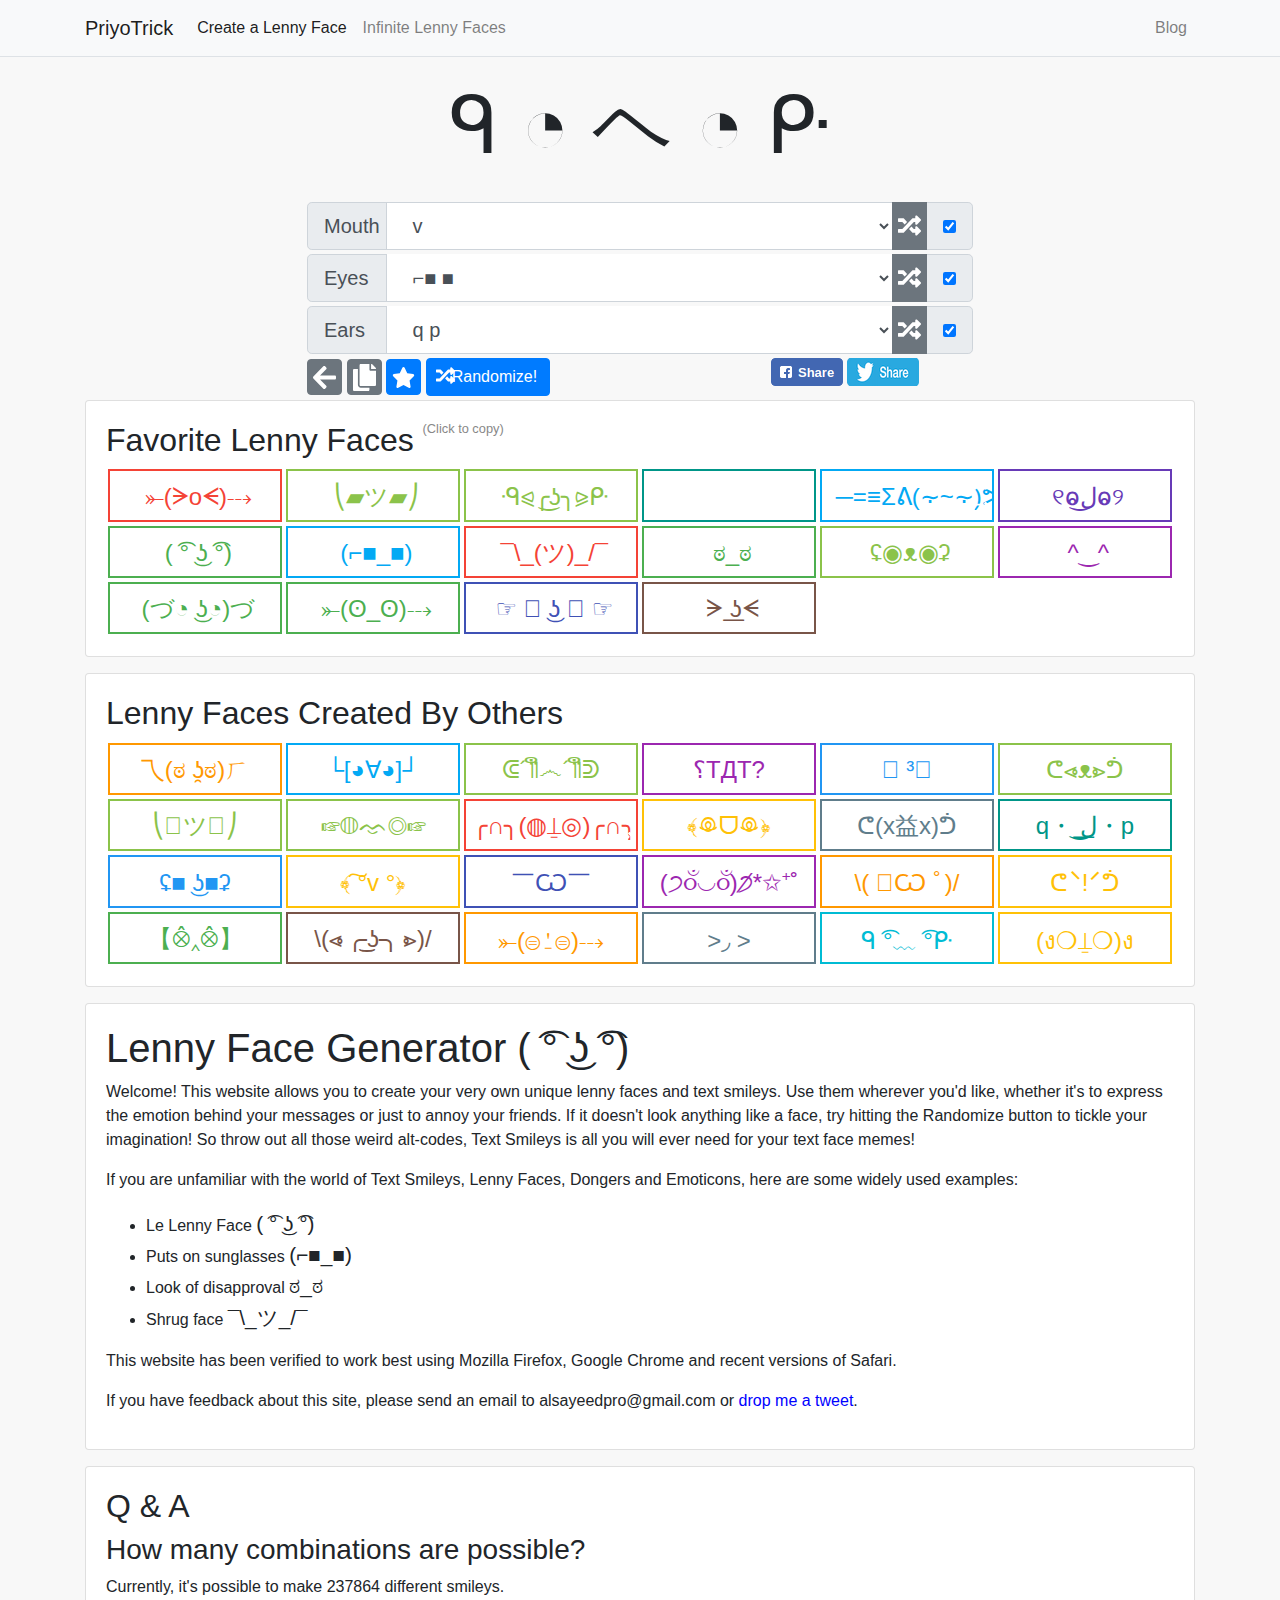
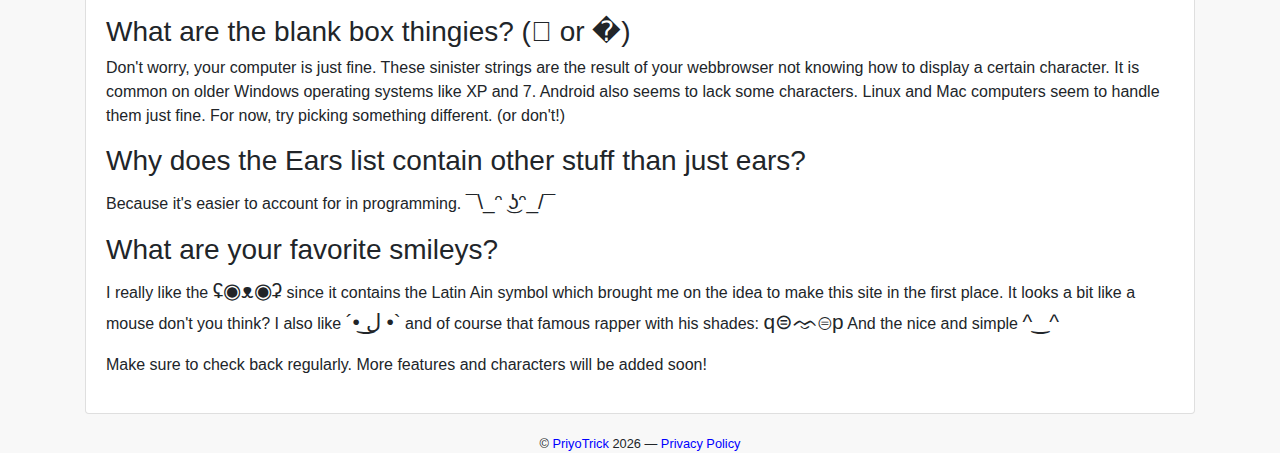
<file: index.html>
<html lang="en">
<head>
	<meta http-equiv="content-type" content="text/html;charset=utf-8">
	<meta name="viewport" content="width=device-width, initial-scale=1, shrink-to-fit=no">
	<title>Lenny Face Generator | ᑫ◔ヘ◔ᑷ | All Text Faces Copy and Paste</title>
	<meta name="description" content="Create your own custom lenny faces using le lenny face generator online. You are allowed to pick text faces copy and paste.">
	<link rel="shortcut icon" type="image/x-icon" href="/favicon.ico">
	<link rel="stylesheet" type="text/css" href="css/app.css">
	<script async src="https://pagead2.googlesyndication.com/pagead/js/adsbygoogle.js?client=ca-pub-9218632950536948" crossorigin="anonymous"></script>
</head>
<body>
	<div class="container page-view">
		<nav class="navbar navbar-expand-md navbar-light fixed-top bg-light border-bottom">
			<div class="container">
				<a class="navbar-brand" href="/">
					PriyoTrick
				</a>
				<button class="navbar-toggler" type="button" data-toggle="collapse" data-target="#navbarCollapse" aria-controls="navbarCollapse" aria-expanded="false" aria-label="Toggle navigation">
					<span class="navbar-toggler-icon"></span>
				</button>
				<div class="collapse navbar-collapse" id="navbarCollapse">
					<ul class="navbar-nav mr-auto">
						<li class="nav-item nav-item-create active">
							<a class="nav-link" href="/">
								Create a Lenny Face
							</a>
						</li>
						<li class="nav-item nav-item-infinite">
							<a class="nav-link" href="infinite">
								Infinite Lenny Faces
							</a>
						</li>
					</ul>
					<ul class="navbar-nav navbar-right">
						<li class="nav-item dropdown">
							<a class="nav-link" href="https://www.priyotrick.com">
								Blog
							</a>
						</li>
					</ul>
				</div>
			</div>
		</nav>
		<div class="container-fluid">
			<div class="unicomp-creator" id="creator">
				<div class="unicomp-display" title="Click to copy" data-clipboard-text="ᑫ◔ヘ◔ᑷ">
					<span class="comp-ears left">ᑫ</span>
					<span class="comp-eyes left">◔</span>
					<span class="comp-mouth">ヘ</span>
					<span class="comp-eyes right">◔</span>
					<span class="comp-ears right">ᑷ</span>
				</div>
				<div class="unicomp-edit">
					<div class="unicomp-edit-component input-group input-group-lg mb-1" data-component="mouth">
						<div class="unicomp-edit-label input-group-prepend">
							<span class="input-group-text">Mouth</span>
						</div>
						<select class="form-control">
							<option value="{&quot;use&quot;:&quot;mouth&quot;,&quot;g&quot;:[&quot;v&quot;]}">&nbsp;v</option>
							<option value="{&quot;use&quot;:&quot;mouth&quot;,&quot;g&quot;:[&quot;ᴥ&quot;]}">&nbsp;ᴥ</option>
							<option value="{&quot;use&quot;:&quot;mouth&quot;,&quot;g&quot;:[&quot;ᗝ&quot;]}">&nbsp;ᗝ</option>
							<option value="{&quot;use&quot;:&quot;mouth&quot;,&quot;g&quot;:[&quot;Ѡ&quot;]}">&nbsp;Ѡ</option>
							<option value="{&quot;use&quot;:&quot;mouth&quot;,&quot;g&quot;:[&quot;ᗜ&quot;]}">&nbsp;ᗜ</option>
							<option value="{&quot;use&quot;:&quot;mouth&quot;,&quot;g&quot;:[&quot;Ꮂ&quot;]}">&nbsp;Ꮂ</option>
							<option value="{&quot;use&quot;:&quot;mouth&quot;,&quot;g&quot;:[&quot;ᨓ&quot;]}">&nbsp;ᨓ</option>
							<option value="{&quot;use&quot;:&quot;mouth&quot;,&quot;g&quot;:[&quot;ᨎ&quot;]}">&nbsp;ᨎ</option>
							<option value="{&quot;use&quot;:&quot;mouth&quot;,&quot;g&quot;:[&quot;ヮ&quot;]}">&nbsp;ヮ</option>
							<option value="{&quot;use&quot;:&quot;mouth&quot;,&quot;g&quot;:[&quot;╭͜ʖ╮&quot;]}">&nbsp;╭͜ʖ╮</option>
							<option value="{&quot;use&quot;:&quot;mouth&quot;,&quot;g&quot;:[&quot; ͟ل͜&quot;]}">&nbsp; ͟ل͜</option>
							<option value="{&quot;use&quot;:&quot;mouth&quot;,&quot;g&quot;:[&quot; ͜ʖ&quot;]}">&nbsp; ͜ʖ</option>
							<option value="{&quot;use&quot;:&quot;mouth&quot;,&quot;g&quot;:[&quot; ͟ʖ&quot;]}">&nbsp; ͟ʖ</option>
							<option value="{&quot;use&quot;:&quot;mouth&quot;,&quot;g&quot;:[&quot; ʖ̯&quot;]}">&nbsp; ʖ̯</option>
							<option value="{&quot;use&quot;:&quot;mouth&quot;,&quot;g&quot;:[&quot;ω&quot;]}">&nbsp;ω</option>
							<option value="{&quot;use&quot;:&quot;mouth&quot;,&quot;g&quot;:[&quot; ³&quot;]}">&nbsp; ³</option>
							<option value="{&quot;use&quot;:&quot;mouth&quot;,&quot;g&quot;:[&quot; ε &quot;]}">&nbsp; ε </option>
							<option value="{&quot;use&quot;:&quot;mouth&quot;,&quot;g&quot;:[&quot;﹏&quot;]}">&nbsp;﹏</option>
							<option value="{&quot;use&quot;:&quot;mouth&quot;,&quot;g&quot;:[&quot;□&quot;]}">&nbsp;□</option>
							<option value="{&quot;use&quot;:&quot;mouth&quot;,&quot;g&quot;:[&quot;ل͜&quot;]}">&nbsp;ل͜</option>
							<option value="{&quot;use&quot;:&quot;mouth&quot;,&quot;g&quot;:[&quot;‿&quot;]}">&nbsp;‿</option>
							<option value="{&quot;use&quot;:&quot;mouth&quot;,&quot;g&quot;:[&quot;╭╮&quot;]}">&nbsp;╭╮</option>
							<option value="{&quot;use&quot;:&quot;mouth&quot;,&quot;g&quot;:[&quot;‿‿&quot;]}">&nbsp;‿‿</option>
							<option value="{&quot;use&quot;:&quot;mouth&quot;,&quot;g&quot;:[&quot;▾&quot;]}">&nbsp;▾</option>
							<option value="{&quot;use&quot;:&quot;mouth&quot;,&quot;g&quot;:[&quot;‸&quot;]}">&nbsp;‸</option>
							<option value="{&quot;use&quot;:&quot;mouth&quot;,&quot;g&quot;:[&quot;Д&quot;]}">&nbsp;Д</option>
							<option value="{&quot;use&quot;:&quot;mouth&quot;,&quot;g&quot;:[&quot;∀&quot;]}">&nbsp;∀</option>
							<option value="{&quot;use&quot;:&quot;mouth&quot;,&quot;g&quot;:[&quot;!&quot;]}">&nbsp;!</option>
							<option value="{&quot;use&quot;:&quot;mouth&quot;,&quot;g&quot;:[&quot;人&quot;]}">&nbsp;人</option>
							<option value="{&quot;use&quot;:&quot;mouth&quot;,&quot;g&quot;:[&quot;.&quot;]}">&nbsp;.</option>
							<option value="{&quot;use&quot;:&quot;mouth&quot;,&quot;g&quot;:[&quot;ロ&quot;]}">&nbsp;ロ</option>
							<option value="{&quot;use&quot;:&quot;mouth&quot;,&quot;g&quot;:[&quot;_&quot;]}">&nbsp;_</option>
							<option value="{&quot;use&quot;:&quot;mouth&quot;,&quot;g&quot;:[&quot;෴&quot;]}">&nbsp;෴</option>
							<option value="{&quot;use&quot;:&quot;mouth&quot;,&quot;g&quot;:[&quot;ꔢ&quot;]}">&nbsp;ꔢ</option>
							<option value="{&quot;use&quot;:&quot;mouth&quot;,&quot;g&quot;:[&quot;ѽ&quot;]}">&nbsp;ѽ</option>
							<option value="{&quot;use&quot;:&quot;mouth&quot;,&quot;g&quot;:[&quot;ഌ&quot;]}">&nbsp;ഌ</option>
							<option value="{&quot;use&quot;:&quot;mouth&quot;,&quot;g&quot;:[&quot;⏠&quot;]}">&nbsp;⏠</option>
							<option value="{&quot;use&quot;:&quot;mouth&quot;,&quot;g&quot;:[&quot;⏏&quot;]}">&nbsp;⏏</option>
							<option value="{&quot;use&quot;:&quot;mouth&quot;,&quot;g&quot;:[&quot;⍊&quot;]}">&nbsp;⍊</option>
							<option value="{&quot;use&quot;:&quot;mouth&quot;,&quot;g&quot;:[&quot;⍘&quot;]}">&nbsp;⍘</option>
							<option value="{&quot;use&quot;:&quot;mouth&quot;,&quot;g&quot;:[&quot;ツ&quot;]}">&nbsp;ツ</option>
							<option value="{&quot;use&quot;:&quot;mouth&quot;,&quot;g&quot;:[&quot;益&quot;]}">&nbsp;益</option>
							<option value="{&quot;use&quot;:&quot;mouth&quot;,&quot;g&quot;:[&quot;╭∩╮&quot;]}">&nbsp;╭∩╮</option>
							<option value="{&quot;use&quot;:&quot;mouth&quot;,&quot;g&quot;:[&quot;Ĺ̯&quot;]}">&nbsp;Ĺ̯</option>
							<option value="{&quot;use&quot;:&quot;mouth&quot;,&quot;g&quot;:[&quot;◡&quot;]}">&nbsp;◡</option>
							<option value="{&quot;use&quot;:&quot;mouth&quot;,&quot;g&quot;:[&quot; ͜つ&quot;]}">&nbsp; ͜つ</option>
							<option value="{&quot;use&quot;:&quot;mouth&quot;,&quot;g&quot;:[&quot;◞ &quot;]}">&nbsp;◞ </option>
							<option value="{&quot;use&quot;:&quot;mouth&quot;,&quot;g&quot;:[&quot;ヘ&quot;]}">&nbsp;ヘ</option>
							<option value="{&quot;use&quot;:&quot;mouth&quot;,&quot;g&quot;:[&quot;ಎ&quot;]}">&nbsp;ಎ</option>
							<option value="{&quot;use&quot;:&quot;mouth&quot;,&quot;g&quot;:[&quot;~&quot;]}">&nbsp;~</option>
							<option value="{&quot;use&quot;:&quot;mouth&quot;,&quot;g&quot;:[&quot;o&quot;]}">&nbsp;o</option>
							<option value="{&quot;use&quot;:&quot;mouth&quot;,&quot;g&quot;:[&quot;v&quot;]}">&nbsp;v</option>
							<option value="{&quot;use&quot;:&quot;mouth&quot;,&quot;g&quot;:[&quot;ᴥ&quot;]}">&nbsp;ᴥ</option>
							<option value="{&quot;use&quot;:&quot;mouth&quot;,&quot;g&quot;:[&quot;ᗝ&quot;]}">&nbsp;ᗝ</option>
							<option value="{&quot;use&quot;:&quot;mouth&quot;,&quot;g&quot;:[&quot;Ѡ&quot;]}">&nbsp;Ѡ</option>
							<option value="{&quot;use&quot;:&quot;mouth&quot;,&quot;g&quot;:[&quot;ᗜ&quot;]}">&nbsp;ᗜ</option>
							<option value="{&quot;use&quot;:&quot;mouth&quot;,&quot;g&quot;:[&quot;Ꮂ&quot;]}">&nbsp;Ꮂ</option>
							<option value="{&quot;use&quot;:&quot;mouth&quot;,&quot;g&quot;:[&quot;ᨓ&quot;]}">&nbsp;ᨓ</option>
							<option value="{&quot;use&quot;:&quot;mouth&quot;,&quot;g&quot;:[&quot;ᨎ&quot;]}">&nbsp;ᨎ</option>
							<option value="{&quot;use&quot;:&quot;mouth&quot;,&quot;g&quot;:[&quot;ヮ&quot;]}">&nbsp;ヮ</option>
							<option value="{&quot;use&quot;:&quot;mouth&quot;,&quot;g&quot;:[&quot;╭͜ʖ╮&quot;]}">&nbsp;╭͜ʖ╮</option>
							<option value="{&quot;use&quot;:&quot;mouth&quot;,&quot;g&quot;:[&quot; ͟ل͜&quot;]}">&nbsp; ͟ل͜</option>
							<option value="{&quot;use&quot;:&quot;mouth&quot;,&quot;g&quot;:[&quot; ͜ʖ&quot;]}">&nbsp; ͜ʖ</option>
							<option value="{&quot;use&quot;:&quot;mouth&quot;,&quot;g&quot;:[&quot; ͟ʖ&quot;]}">&nbsp; ͟ʖ</option>
							<option value="{&quot;use&quot;:&quot;mouth&quot;,&quot;g&quot;:[&quot; ʖ̯&quot;]}">&nbsp; ʖ̯</option>
							<option value="{&quot;use&quot;:&quot;mouth&quot;,&quot;g&quot;:[&quot;ω&quot;]}">&nbsp;ω</option>
							<option value="{&quot;use&quot;:&quot;mouth&quot;,&quot;g&quot;:[&quot; ³&quot;]}">&nbsp; ³</option>
							<option value="{&quot;use&quot;:&quot;mouth&quot;,&quot;g&quot;:[&quot; ε &quot;]}">&nbsp; ε </option>
							<option value="{&quot;use&quot;:&quot;mouth&quot;,&quot;g&quot;:[&quot;﹏&quot;]}">&nbsp;﹏</option>
							<option value="{&quot;use&quot;:&quot;mouth&quot;,&quot;g&quot;:[&quot;□&quot;]}">&nbsp;□</option>
							<option value="{&quot;use&quot;:&quot;mouth&quot;,&quot;g&quot;:[&quot;ل͜&quot;]}">&nbsp;ل͜</option>
							<option value="{&quot;use&quot;:&quot;mouth&quot;,&quot;g&quot;:[&quot;‿&quot;]}">&nbsp;‿</option>
							<option value="{&quot;use&quot;:&quot;mouth&quot;,&quot;g&quot;:[&quot;╭╮&quot;]}">&nbsp;╭╮</option>
							<option value="{&quot;use&quot;:&quot;mouth&quot;,&quot;g&quot;:[&quot;‿‿&quot;]}">&nbsp;‿‿</option>
							<option value="{&quot;use&quot;:&quot;mouth&quot;,&quot;g&quot;:[&quot;▾&quot;]}">&nbsp;▾</option>
							<option value="{&quot;use&quot;:&quot;mouth&quot;,&quot;g&quot;:[&quot;‸&quot;]}">&nbsp;‸</option>
							<option value="{&quot;use&quot;:&quot;mouth&quot;,&quot;g&quot;:[&quot;Д&quot;]}">&nbsp;Д</option>
							<option value="{&quot;use&quot;:&quot;mouth&quot;,&quot;g&quot;:[&quot;∀&quot;]}">&nbsp;∀</option>
							<option value="{&quot;use&quot;:&quot;mouth&quot;,&quot;g&quot;:[&quot;!&quot;]}">&nbsp;!</option>
							<option value="{&quot;use&quot;:&quot;mouth&quot;,&quot;g&quot;:[&quot;人&quot;]}">&nbsp;人</option>
							<option value="{&quot;use&quot;:&quot;mouth&quot;,&quot;g&quot;:[&quot;.&quot;]}">&nbsp;.</option>
							<option value="{&quot;use&quot;:&quot;mouth&quot;,&quot;g&quot;:[&quot;ロ&quot;]}">&nbsp;ロ</option>
							<option value="{&quot;use&quot;:&quot;mouth&quot;,&quot;g&quot;:[&quot;_&quot;]}">&nbsp;_</option>
							<option value="{&quot;use&quot;:&quot;mouth&quot;,&quot;g&quot;:[&quot;෴&quot;]}">&nbsp;෴</option>
							<option value="{&quot;use&quot;:&quot;mouth&quot;,&quot;g&quot;:[&quot;ꔢ&quot;]}">&nbsp;ꔢ</option>
							<option value="{&quot;use&quot;:&quot;mouth&quot;,&quot;g&quot;:[&quot;ѽ&quot;]}">&nbsp;ѽ</option>
							<option value="{&quot;use&quot;:&quot;mouth&quot;,&quot;g&quot;:[&quot;ഌ&quot;]}">&nbsp;ഌ</option>
							<option value="{&quot;use&quot;:&quot;mouth&quot;,&quot;g&quot;:[&quot;⏠&quot;]}">&nbsp;⏠</option>
							<option value="{&quot;use&quot;:&quot;mouth&quot;,&quot;g&quot;:[&quot;⏏&quot;]}">&nbsp;⏏</option>
							<option value="{&quot;use&quot;:&quot;mouth&quot;,&quot;g&quot;:[&quot;⍊&quot;]}">&nbsp;⍊</option>
							<option value="{&quot;use&quot;:&quot;mouth&quot;,&quot;g&quot;:[&quot;⍘&quot;]}">&nbsp;⍘</option>
							<option value="{&quot;use&quot;:&quot;mouth&quot;,&quot;g&quot;:[&quot;ツ&quot;]}">&nbsp;ツ</option>
							<option value="{&quot;use&quot;:&quot;mouth&quot;,&quot;g&quot;:[&quot;益&quot;]}">&nbsp;益</option>
							<option value="{&quot;use&quot;:&quot;mouth&quot;,&quot;g&quot;:[&quot;╭∩╮&quot;]}">&nbsp;╭∩╮</option>
							<option value="{&quot;use&quot;:&quot;mouth&quot;,&quot;g&quot;:[&quot;Ĺ̯&quot;]}">&nbsp;Ĺ̯</option>
							<option value="{&quot;use&quot;:&quot;mouth&quot;,&quot;g&quot;:[&quot;◡&quot;]}">&nbsp;◡</option>
							<option value="{&quot;use&quot;:&quot;mouth&quot;,&quot;g&quot;:[&quot; ͜つ&quot;]}">&nbsp; ͜つ</option>
							<option value="{&quot;use&quot;:&quot;mouth&quot;,&quot;g&quot;:[&quot;◞ &quot;]}">&nbsp;◞ </option>
							<option value="{&quot;use&quot;:&quot;mouth&quot;,&quot;g&quot;:[&quot;ヘ&quot;]}">&nbsp;ヘ</option>
							<option value="{&quot;use&quot;:&quot;mouth&quot;,&quot;g&quot;:[&quot;ಎ&quot;]}">&nbsp;ಎ</option>
							<option value="{&quot;use&quot;:&quot;mouth&quot;,&quot;g&quot;:[&quot;~&quot;]}">&nbsp;~</option>
							<option value="{&quot;use&quot;:&quot;mouth&quot;,&quot;g&quot;:[&quot;o&quot;]}">&nbsp;o</option>
							<option value="{&quot;use&quot;:&quot;mouth&quot;,&quot;g&quot;:[&quot;v&quot;]}">&nbsp;v</option>
							<option value="{&quot;use&quot;:&quot;mouth&quot;,&quot;g&quot;:[&quot;ᴥ&quot;]}">&nbsp;ᴥ</option>
							<option value="{&quot;use&quot;:&quot;mouth&quot;,&quot;g&quot;:[&quot;ᗝ&quot;]}">&nbsp;ᗝ</option>
							<option value="{&quot;use&quot;:&quot;mouth&quot;,&quot;g&quot;:[&quot;Ѡ&quot;]}">&nbsp;Ѡ</option>
							<option value="{&quot;use&quot;:&quot;mouth&quot;,&quot;g&quot;:[&quot;ᗜ&quot;]}">&nbsp;ᗜ</option>
							<option value="{&quot;use&quot;:&quot;mouth&quot;,&quot;g&quot;:[&quot;Ꮂ&quot;]}">&nbsp;Ꮂ</option>
							<option value="{&quot;use&quot;:&quot;mouth&quot;,&quot;g&quot;:[&quot;ᨓ&quot;]}">&nbsp;ᨓ</option>
							<option value="{&quot;use&quot;:&quot;mouth&quot;,&quot;g&quot;:[&quot;ᨎ&quot;]}">&nbsp;ᨎ</option>
							<option value="{&quot;use&quot;:&quot;mouth&quot;,&quot;g&quot;:[&quot;ヮ&quot;]}">&nbsp;ヮ</option>
							<option value="{&quot;use&quot;:&quot;mouth&quot;,&quot;g&quot;:[&quot;╭͜ʖ╮&quot;]}">&nbsp;╭͜ʖ╮</option>
							<option value="{&quot;use&quot;:&quot;mouth&quot;,&quot;g&quot;:[&quot; ͟ل͜&quot;]}">&nbsp; ͟ل͜</option>
							<option value="{&quot;use&quot;:&quot;mouth&quot;,&quot;g&quot;:[&quot; ͜ʖ&quot;]}">&nbsp; ͜ʖ</option>
							<option value="{&quot;use&quot;:&quot;mouth&quot;,&quot;g&quot;:[&quot; ͟ʖ&quot;]}">&nbsp; ͟ʖ</option>
							<option value="{&quot;use&quot;:&quot;mouth&quot;,&quot;g&quot;:[&quot; ʖ̯&quot;]}">&nbsp; ʖ̯</option>
							<option value="{&quot;use&quot;:&quot;mouth&quot;,&quot;g&quot;:[&quot;ω&quot;]}">&nbsp;ω</option>
							<option value="{&quot;use&quot;:&quot;mouth&quot;,&quot;g&quot;:[&quot; ³&quot;]}">&nbsp; ³</option>
							<option value="{&quot;use&quot;:&quot;mouth&quot;,&quot;g&quot;:[&quot; ε &quot;]}">&nbsp; ε </option>
							<option value="{&quot;use&quot;:&quot;mouth&quot;,&quot;g&quot;:[&quot;﹏&quot;]}">&nbsp;﹏</option>
							<option value="{&quot;use&quot;:&quot;mouth&quot;,&quot;g&quot;:[&quot;□&quot;]}">&nbsp;□</option>
							<option value="{&quot;use&quot;:&quot;mouth&quot;,&quot;g&quot;:[&quot;ل͜&quot;]}">&nbsp;ل͜</option>
							<option value="{&quot;use&quot;:&quot;mouth&quot;,&quot;g&quot;:[&quot;‿&quot;]}">&nbsp;‿</option>
							<option value="{&quot;use&quot;:&quot;mouth&quot;,&quot;g&quot;:[&quot;╭╮&quot;]}">&nbsp;╭╮</option>
							<option value="{&quot;use&quot;:&quot;mouth&quot;,&quot;g&quot;:[&quot;‿‿&quot;]}">&nbsp;‿‿</option>
							<option value="{&quot;use&quot;:&quot;mouth&quot;,&quot;g&quot;:[&quot;▾&quot;]}">&nbsp;▾</option>
							<option value="{&quot;use&quot;:&quot;mouth&quot;,&quot;g&quot;:[&quot;‸&quot;]}">&nbsp;‸</option>
							<option value="{&quot;use&quot;:&quot;mouth&quot;,&quot;g&quot;:[&quot;Д&quot;]}">&nbsp;Д</option>
							<option value="{&quot;use&quot;:&quot;mouth&quot;,&quot;g&quot;:[&quot;∀&quot;]}">&nbsp;∀</option>
							<option value="{&quot;use&quot;:&quot;mouth&quot;,&quot;g&quot;:[&quot;!&quot;]}">&nbsp;!</option>
							<option value="{&quot;use&quot;:&quot;mouth&quot;,&quot;g&quot;:[&quot;人&quot;]}">&nbsp;人</option>
							<option value="{&quot;use&quot;:&quot;mouth&quot;,&quot;g&quot;:[&quot;.&quot;]}">&nbsp;.</option>
							<option value="{&quot;use&quot;:&quot;mouth&quot;,&quot;g&quot;:[&quot;ロ&quot;]}">&nbsp;ロ</option>
							<option value="{&quot;use&quot;:&quot;mouth&quot;,&quot;g&quot;:[&quot;_&quot;]}">&nbsp;_</option>
							<option value="{&quot;use&quot;:&quot;mouth&quot;,&quot;g&quot;:[&quot;෴&quot;]}">&nbsp;෴</option>
							<option value="{&quot;use&quot;:&quot;mouth&quot;,&quot;g&quot;:[&quot;ꔢ&quot;]}">&nbsp;ꔢ</option>
							<option value="{&quot;use&quot;:&quot;mouth&quot;,&quot;g&quot;:[&quot;ѽ&quot;]}">&nbsp;ѽ</option>
							<option value="{&quot;use&quot;:&quot;mouth&quot;,&quot;g&quot;:[&quot;ഌ&quot;]}">&nbsp;ഌ</option>
							<option value="{&quot;use&quot;:&quot;mouth&quot;,&quot;g&quot;:[&quot;⏠&quot;]}">&nbsp;⏠</option>
							<option value="{&quot;use&quot;:&quot;mouth&quot;,&quot;g&quot;:[&quot;⏏&quot;]}">&nbsp;⏏</option>
							<option value="{&quot;use&quot;:&quot;mouth&quot;,&quot;g&quot;:[&quot;⍊&quot;]}">&nbsp;⍊</option>
							<option value="{&quot;use&quot;:&quot;mouth&quot;,&quot;g&quot;:[&quot;⍘&quot;]}">&nbsp;⍘</option>
							<option value="{&quot;use&quot;:&quot;mouth&quot;,&quot;g&quot;:[&quot;ツ&quot;]}">&nbsp;ツ</option>
							<option value="{&quot;use&quot;:&quot;mouth&quot;,&quot;g&quot;:[&quot;益&quot;]}">&nbsp;益</option>
							<option value="{&quot;use&quot;:&quot;mouth&quot;,&quot;g&quot;:[&quot;╭∩╮&quot;]}">&nbsp;╭∩╮</option>
							<option value="{&quot;use&quot;:&quot;mouth&quot;,&quot;g&quot;:[&quot;Ĺ̯&quot;]}">&nbsp;Ĺ̯</option>
							<option value="{&quot;use&quot;:&quot;mouth&quot;,&quot;g&quot;:[&quot;◡&quot;]}">&nbsp;◡</option>
							<option value="{&quot;use&quot;:&quot;mouth&quot;,&quot;g&quot;:[&quot; ͜つ&quot;]}">&nbsp; ͜つ</option>
							<option value="{&quot;use&quot;:&quot;mouth&quot;,&quot;g&quot;:[&quot;◞ &quot;]}">&nbsp;◞ </option>
							<option value="{&quot;use&quot;:&quot;mouth&quot;,&quot;g&quot;:[&quot;ヘ&quot;]}">&nbsp;ヘ</option>
							<option value="{&quot;use&quot;:&quot;mouth&quot;,&quot;g&quot;:[&quot;ಎ&quot;]}">&nbsp;ಎ</option>
							<option value="{&quot;use&quot;:&quot;mouth&quot;,&quot;g&quot;:[&quot;~&quot;]}">&nbsp;~</option>
							<option value="{&quot;use&quot;:&quot;mouth&quot;,&quot;g&quot;:[&quot;o&quot;]}">&nbsp;o</option>
						</select>
						<div class="input-group-append">
							<button class="unicomp-edit-do-randomize btn btn-secondary icon icon-random" type="button"></button>
						</div>
						<div class="input-group-append">
							<label class="input-group-text">
								<input class="unicomp-enable" type="checkbox" checked="">
							</label>
						</div>
					</div>
					<div class="unicomp-edit-component input-group input-group-lg mb-1" data-component="eyes">
						<div class="unicomp-edit-label input-group-prepend">
							<span class="input-group-text">Eyes</span>
						</div>
						<select class="form-control">
							<option value="{&quot;use&quot;:&quot;eyes&quot;,&quot;g&quot;:[&quot;⌐■&quot;,&quot;■&quot;]}">&nbsp;⌐■ ■</option>
							<option value="{&quot;use&quot;:&quot;eyes&quot;,&quot;g&quot;:[&quot; ͠°&quot;,&quot; °&quot;]}">&nbsp; ͠°  °</option>
							<option value="{&quot;use&quot;:&quot;eyes&quot;,&quot;g&quot;:[&quot;⇀&quot;,&quot;↼&quot;]}">&nbsp;⇀ ↼</option>
							<option value="{&quot;use&quot;:&quot;eyes&quot;,&quot;g&quot;:[&quot;´• &quot;,&quot; •`&quot;]}">&nbsp;´•   •`</option>
							<option value="{&quot;use&quot;:&quot;eyes&quot;,&quot;g&quot;:[&quot;´&quot;,&quot;`&quot;]}">&nbsp;´ `</option>
							<option value="{&quot;use&quot;:&quot;eyes&quot;,&quot;g&quot;:[&quot;`&quot;,&quot;´&quot;]}">&nbsp;` ´</option>
							<option value="{&quot;use&quot;:&quot;eyes&quot;,&quot;g&quot;:[&quot;ó&quot;,&quot;ò&quot;]}">&nbsp;ó ò</option>
							<option value="{&quot;use&quot;:&quot;eyes&quot;,&quot;g&quot;:[&quot;ò&quot;,&quot;ó&quot;]}">&nbsp;ò ó</option>
							<option value="{&quot;use&quot;:&quot;eyes&quot;,&quot;g&quot;:[&quot;⸌&quot;,&quot;⸍&quot;]}">&nbsp;⸌ ⸍</option>
							<option value="{&quot;use&quot;:&quot;eyes&quot;,&quot;g&quot;:[&quot;>&quot;,&quot;<&quot;]}">&nbsp;&gt; &lt;</option>
							<option value="{&quot;use&quot;:&quot;eyes&quot;,&quot;g&quot;:[&quot;Ƹ̵̡&quot;,&quot;Ʒ&quot;]}">&nbsp;Ƹ̵̡ Ʒ</option>
							<option value="{&quot;use&quot;:&quot;eyes&quot;,&quot;g&quot;:[&quot;ᗒ&quot;,&quot;ᗕ&quot;]}">&nbsp;ᗒ ᗕ</option>
							<option value="{&quot;use&quot;:&quot;eyes&quot;,&quot;g&quot;:[&quot;⟃&quot;,&quot;⟄&quot;]}">&nbsp;⟃ ⟄</option>
							<option value="{&quot;use&quot;:&quot;eyes&quot;,&quot;g&quot;:[&quot;⪧&quot;,&quot;⪦&quot;]}">&nbsp;⪧ ⪦</option>
							<option value="{&quot;use&quot;:&quot;eyes&quot;,&quot;g&quot;:[&quot;⪦&quot;,&quot;⪧&quot;]}">&nbsp;⪦ ⪧</option>
							<option value="{&quot;use&quot;:&quot;eyes&quot;,&quot;g&quot;:[&quot;⪩&quot;,&quot;⪨&quot;]}">&nbsp;⪩ ⪨</option>
							<option value="{&quot;use&quot;:&quot;eyes&quot;,&quot;g&quot;:[&quot;⪨&quot;,&quot;⪩&quot;]}">&nbsp;⪨ ⪩</option>
							<option value="{&quot;use&quot;:&quot;eyes&quot;,&quot;g&quot;:[&quot;⪰&quot;,&quot;⪯&quot;]}">&nbsp;⪰ ⪯</option>
							<option value="{&quot;use&quot;:&quot;eyes&quot;,&quot;g&quot;:[&quot;⫑&quot;,&quot;⫒&quot;]}">&nbsp;⫑ ⫒</option>
							<option value="{&quot;use&quot;:&quot;eyes&quot;,&quot;g&quot;:[&quot;⨴&quot;,&quot;⨵&quot;]}">&nbsp;⨴ ⨵</option>
							<option value="{&quot;use&quot;:&quot;eyes&quot;,&quot;g&quot;:[&quot;⩿&quot;,&quot;⪀&quot;]}">&nbsp;⩿ ⪀</option>
							<option value="{&quot;use&quot;:&quot;eyes&quot;,&quot;g&quot;:[&quot;⩾&quot;,&quot;⩽&quot;]}">&nbsp;⩾ ⩽</option>
							<option value="{&quot;use&quot;:&quot;eyes&quot;,&quot;g&quot;:[&quot;⩺&quot;,&quot;⩹&quot;]}">&nbsp;⩺ ⩹</option>
							<option value="{&quot;use&quot;:&quot;eyes&quot;,&quot;g&quot;:[&quot;⩹&quot;,&quot;⩺&quot;]}">&nbsp;⩹ ⩺</option>
							<option value="{&quot;use&quot;:&quot;eyes&quot;,&quot;g&quot;:[&quot;◥▶&quot;,&quot;◀◤&quot;]}">&nbsp;◥▶ ◀◤</option>
							<option value="{&quot;use&quot;:&quot;eyes&quot;,&quot;g&quot;:[&quot;◍&quot;,&quot;◎&quot;]}">&nbsp;◍ ◎</option>
							<option value="{&quot;use&quot;:&quot;eyes&quot;,&quot;g&quot;:[&quot;/͠-&quot;,&quot; ͝-\\&quot;]}">&nbsp;/͠-  ͝-\</option>
							<option value="{&quot;use&quot;:&quot;eyes&quot;,&quot;g&quot;:[&quot;⌣&quot;,&quot;⌣”&quot;]}">&nbsp;⌣ ⌣”</option>
							<option value="{&quot;use&quot;:&quot;eyes&quot;,&quot;g&quot;:[&quot; ͡⎚&quot;,&quot; ͡⎚&quot;]}">&nbsp; ͡⎚  ͡⎚</option>
							<option value="{&quot;use&quot;:&quot;eyes&quot;,&quot;g&quot;:[&quot;✧≖&quot;,&quot;≖&quot;]}">&nbsp;✧≖ ≖</option>
							<option value="{&quot;use&quot;:&quot;eyes&quot;,&quot;g&quot;:[&quot;˵ ͡~&quot;,&quot; ͡°˵&quot;]}">&nbsp;˵ ͡~  ͡°˵</option>
							<option value="{&quot;use&quot;:&quot;eyes&quot;,&quot;g&quot;:[&quot;👁️&quot;]}">&nbsp;👁️ 👁️</option>
							<option value="{&quot;use&quot;:&quot;eyes&quot;,&quot;g&quot;:[&quot;≋&quot;]}">&nbsp;≋ ≋</option>
							<option value="{&quot;use&quot;:&quot;eyes&quot;,&quot;g&quot;:[&quot;૦ઁ&quot;]}">&nbsp;૦ઁ ૦ઁ</option>
							<option value="{&quot;use&quot;:&quot;eyes&quot;,&quot;g&quot;:[&quot;  ͯ&quot;]}">&nbsp;  ͯ   ͯ</option>
							<option value="{&quot;use&quot;:&quot;eyes&quot;,&quot;g&quot;:[&quot;  ͌&quot;]}">&nbsp;  ͌   ͌</option>
							<option value="{&quot;use&quot;:&quot;eyes&quot;,&quot;g&quot;:[&quot;ꗞ&quot;]}">&nbsp;ꗞ ꗞ</option>
							<option value="{&quot;use&quot;:&quot;eyes&quot;,&quot;g&quot;:[&quot;ꔸ&quot;]}">&nbsp;ꔸ ꔸ</option>
							<option value="{&quot;use&quot;:&quot;eyes&quot;,&quot;g&quot;:[&quot;꘠&quot;]}">&nbsp;꘠ ꘠</option>
							<option value="{&quot;use&quot;:&quot;eyes&quot;,&quot;g&quot;:[&quot;ꖘ&quot;]}">&nbsp;ꖘ ꖘ</option>
							<option value="{&quot;use&quot;:&quot;eyes&quot;,&quot;g&quot;:[&quot;܍&quot;]}">&nbsp;܍ ܍</option>
							<option value="{&quot;use&quot;:&quot;eyes&quot;,&quot;g&quot;:[&quot;ළ&quot;]}">&nbsp;ළ ළ</option>
							<option value="{&quot;use&quot;:&quot;eyes&quot;,&quot;g&quot;:[&quot;◉&quot;]}">&nbsp;◉ ◉</option>
							<option value="{&quot;use&quot;:&quot;eyes&quot;,&quot;g&quot;:[&quot;☉&quot;]}">&nbsp;☉ ☉</option>
							<option value="{&quot;use&quot;:&quot;eyes&quot;,&quot;g&quot;:[&quot;・&quot;]}">&nbsp;・ ・</option>
							<option value="{&quot;use&quot;:&quot;eyes&quot;,&quot;g&quot;:[&quot;▰&quot;]}">&nbsp;▰ ▰</option>
							<option value="{&quot;use&quot;:&quot;eyes&quot;,&quot;g&quot;:[&quot;ᵔ&quot;]}">&nbsp;ᵔ ᵔ</option>
							<option value="{&quot;use&quot;:&quot;eyes&quot;,&quot;g&quot;:[&quot; ﾟ&quot;]}">&nbsp; ﾟ  ﾟ</option>
							<option value="{&quot;use&quot;:&quot;eyes&quot;,&quot;g&quot;:[&quot;□&quot;]}">&nbsp;□ □</option>
							<option value="{&quot;use&quot;:&quot;eyes&quot;,&quot;g&quot;:[&quot;☼&quot;]}">&nbsp;☼ ☼</option>
							<option value="{&quot;use&quot;:&quot;eyes&quot;,&quot;g&quot;:[&quot;*&quot;]}">&nbsp;* *</option>
							<option value="{&quot;use&quot;:&quot;eyes&quot;,&quot;g&quot;:[&quot;`&quot;]}">&nbsp;` `</option>
							<option value="{&quot;use&quot;:&quot;eyes&quot;,&quot;g&quot;:[&quot;⚆&quot;]}">&nbsp;⚆ ⚆</option>
							<option value="{&quot;use&quot;:&quot;eyes&quot;,&quot;g&quot;:[&quot;⊜&quot;]}">&nbsp;⊜ ⊜</option>
							<option value="{&quot;use&quot;:&quot;eyes&quot;,&quot;g&quot;:[&quot;>&quot;]}">&nbsp;&gt; &gt;</option>
							<option value="{&quot;use&quot;:&quot;eyes&quot;,&quot;g&quot;:[&quot;❍&quot;]}">&nbsp;❍ ❍</option>
							<option value="{&quot;use&quot;:&quot;eyes&quot;,&quot;g&quot;:[&quot;￣&quot;]}">&nbsp;￣ ￣</option>
							<option value="{&quot;use&quot;:&quot;eyes&quot;,&quot;g&quot;:[&quot;─&quot;]}">&nbsp;─ ─</option>
							<option value="{&quot;use&quot;:&quot;eyes&quot;,&quot;g&quot;:[&quot;✿&quot;]}">&nbsp;✿ ✿</option>
							<option value="{&quot;use&quot;:&quot;eyes&quot;,&quot;g&quot;:[&quot;•&quot;]}">&nbsp;• •</option>
							<option value="{&quot;use&quot;:&quot;eyes&quot;,&quot;g&quot;:[&quot;T&quot;]}">&nbsp;T T</option>
							<option value="{&quot;use&quot;:&quot;eyes&quot;,&quot;g&quot;:[&quot; ͡ಥ&quot;]}">&nbsp; ͡ಥ  ͡ಥ</option>
							<option value="{&quot;use&quot;:&quot;eyes&quot;,&quot;g&quot;:[&quot;ཀ&quot;]}">&nbsp;ཀ ཀ</option>
							<option value="{&quot;use&quot;:&quot;eyes&quot;,&quot;g&quot;:[&quot;´༎ຶ&quot;]}">&nbsp;´༎ຶ ´༎ຶ</option>
							<option value="{&quot;use&quot;:&quot;eyes&quot;,&quot;g&quot;:[&quot;^&quot;]}">&nbsp;^ ^</option>
							<option value="{&quot;use&quot;:&quot;eyes&quot;,&quot;g&quot;:[&quot;ⱺ&quot;]}">&nbsp;ⱺ ⱺ</option>
							<option value="{&quot;use&quot;:&quot;eyes&quot;,&quot;g&quot;:[&quot;@&quot;]}">&nbsp;@ @</option>
							<option value="{&quot;use&quot;:&quot;eyes&quot;,&quot;g&quot;:[&quot;ȍ&quot;]}">&nbsp;ȍ ȍ</option>
							<option value="{&quot;use&quot;:&quot;eyes&quot;,&quot;g&quot;:[&quot;  &quot;]}">&nbsp;     </option>
							<option value="{&quot;use&quot;:&quot;eyes&quot;,&quot;g&quot;:[&quot;  &quot;]}">&nbsp;     </option>
							<option value="{&quot;use&quot;:&quot;eyes&quot;,&quot;g&quot;:[&quot;x&quot;]}">&nbsp;x x</option>
							<option value="{&quot;use&quot;:&quot;eyes&quot;,&quot;g&quot;:[&quot;-&quot;]}">&nbsp;- -</option>
							<option value="{&quot;use&quot;:&quot;eyes&quot;,&quot;g&quot;:[&quot;$&quot;]}">&nbsp;$ $</option>
							<option value="{&quot;use&quot;:&quot;eyes&quot;,&quot;g&quot;:[&quot;Ȍ&quot;]}">&nbsp;Ȍ Ȍ</option>
							<option value="{&quot;use&quot;:&quot;eyes&quot;,&quot;g&quot;:[&quot;ʘ&quot;]}">&nbsp;ʘ ʘ</option>
							<option value="{&quot;use&quot;:&quot;eyes&quot;,&quot;g&quot;:[&quot;Ꝋ&quot;]}">&nbsp;Ꝋ Ꝋ</option>
							<option value="{&quot;use&quot;:&quot;eyes&quot;,&quot;g&quot;:[&quot;&quot;]}">&nbsp; </option>
							<option value="{&quot;use&quot;:&quot;eyes&quot;,&quot;g&quot;:[&quot;&quot;]}">&nbsp; </option>
							<option value="{&quot;use&quot;:&quot;eyes&quot;,&quot;g&quot;:[&quot;⸟&quot;]}">&nbsp;⸟ ⸟</option>
							<option value="{&quot;use&quot;:&quot;eyes&quot;,&quot;g&quot;:[&quot;๏&quot;]}">&nbsp;๏ ๏</option>
							<option value="{&quot;use&quot;:&quot;eyes&quot;,&quot;g&quot;:[&quot;ⴲ&quot;]}">&nbsp;ⴲ ⴲ</option>
							<option value="{&quot;use&quot;:&quot;eyes&quot;,&quot;g&quot;:[&quot;■&quot;]}">&nbsp;■ ■</option>
							<option value="{&quot;use&quot;:&quot;eyes&quot;,&quot;g&quot;:[&quot; ﾟ&quot;]}">&nbsp; ﾟ  ﾟ</option>
							<option value="{&quot;use&quot;:&quot;eyes&quot;,&quot;g&quot;:[&quot;◕&quot;]}">&nbsp;◕ ◕</option>
							<option value="{&quot;use&quot;:&quot;eyes&quot;,&quot;g&quot;:[&quot;◔&quot;]}">&nbsp;◔ ◔</option>
							<option value="{&quot;use&quot;:&quot;eyes&quot;,&quot;g&quot;:[&quot;✧&quot;]}">&nbsp;✧ ✧</option>
							<option value="{&quot;use&quot;:&quot;eyes&quot;,&quot;g&quot;:[&quot;■&quot;]}">&nbsp;■ ■</option>
							<option value="{&quot;use&quot;:&quot;eyes&quot;,&quot;g&quot;:[&quot;♥&quot;]}">&nbsp;♥ ♥</option>
							<option value="{&quot;use&quot;:&quot;eyes&quot;,&quot;g&quot;:[&quot; ͡°&quot;]}">&nbsp; ͡°  ͡°</option>
							<option value="{&quot;use&quot;:&quot;eyes&quot;,&quot;g&quot;:[&quot;¬&quot;]}">&nbsp;¬ ¬</option>
							<option value="{&quot;use&quot;:&quot;eyes&quot;,&quot;g&quot;:[&quot; º &quot;]}">&nbsp; º   º </option>
							<option value="{&quot;use&quot;:&quot;eyes&quot;,&quot;g&quot;:[&quot;⨶&quot;]}">&nbsp;⨶ ⨶</option>
							<option value="{&quot;use&quot;:&quot;eyes&quot;,&quot;g&quot;:[&quot;⨱&quot;]}">&nbsp;⨱ ⨱</option>
							<option value="{&quot;use&quot;:&quot;eyes&quot;,&quot;g&quot;:[&quot;⏓&quot;]}">&nbsp;⏓ ⏓</option>
							<option value="{&quot;use&quot;:&quot;eyes&quot;,&quot;g&quot;:[&quot;⏒&quot;]}">&nbsp;⏒ ⏒</option>
							<option value="{&quot;use&quot;:&quot;eyes&quot;,&quot;g&quot;:[&quot;⍜&quot;]}">&nbsp;⍜ ⍜</option>
							<option value="{&quot;use&quot;:&quot;eyes&quot;,&quot;g&quot;:[&quot;⍤&quot;]}">&nbsp;⍤ ⍤</option>
							<option value="{&quot;use&quot;:&quot;eyes&quot;,&quot;g&quot;:[&quot;ᚖ&quot;]}">&nbsp;ᚖ ᚖ</option>
							<option value="{&quot;use&quot;:&quot;eyes&quot;,&quot;g&quot;:[&quot;ᴗ&quot;]}">&nbsp;ᴗ ᴗ</option>
							<option value="{&quot;use&quot;:&quot;eyes&quot;,&quot;g&quot;:[&quot;ಠ&quot;]}">&nbsp;ಠ ಠ</option>
							<option value="{&quot;use&quot;:&quot;eyes&quot;,&quot;g&quot;:[&quot;σ&quot;]}">&nbsp;σ σ</option>
							<option value="{&quot;use&quot;:&quot;eyes&quot;,&quot;g&quot;:[&quot;☯&quot;]}">&nbsp;☯ ☯</option>
							<option value="{&quot;use&quot;:&quot;eyes&quot;,&quot;g&quot;:[&quot;の&quot;]}">&nbsp;の の</option>
							<option value="{&quot;use&quot;:&quot;eyes&quot;,&quot;g&quot;:[&quot;￢ &quot;]}">&nbsp;￢  ￢ </option>
							<option value="{&quot;use&quot;:&quot;eyes&quot;,&quot;g&quot;:[&quot;э&quot;]}">&nbsp;э э</option>
							<option value="{&quot;use&quot;:&quot;eyes&quot;,&quot;g&quot;:[&quot;ತ&quot;]}">&nbsp;ತ ತ</option>
							<option value="{&quot;use&quot;:&quot;eyes&quot;,&quot;g&quot;:[&quot;⌐■&quot;,&quot;■&quot;]}">&nbsp;⌐■ ■</option>
							<option value="{&quot;use&quot;:&quot;eyes&quot;,&quot;g&quot;:[&quot; ͠°&quot;,&quot; °&quot;]}">&nbsp; ͠°  °</option>
							<option value="{&quot;use&quot;:&quot;eyes&quot;,&quot;g&quot;:[&quot;⇀&quot;,&quot;↼&quot;]}">&nbsp;⇀ ↼</option>
							<option value="{&quot;use&quot;:&quot;eyes&quot;,&quot;g&quot;:[&quot;´• &quot;,&quot; •`&quot;]}">&nbsp;´•   •`</option>
							<option value="{&quot;use&quot;:&quot;eyes&quot;,&quot;g&quot;:[&quot;´&quot;,&quot;`&quot;]}">&nbsp;´ `</option>
							<option value="{&quot;use&quot;:&quot;eyes&quot;,&quot;g&quot;:[&quot;`&quot;,&quot;´&quot;]}">&nbsp;` ´</option>
							<option value="{&quot;use&quot;:&quot;eyes&quot;,&quot;g&quot;:[&quot;ó&quot;,&quot;ò&quot;]}">&nbsp;ó ò</option>
							<option value="{&quot;use&quot;:&quot;eyes&quot;,&quot;g&quot;:[&quot;ò&quot;,&quot;ó&quot;]}">&nbsp;ò ó</option>
							<option value="{&quot;use&quot;:&quot;eyes&quot;,&quot;g&quot;:[&quot;⸌&quot;,&quot;⸍&quot;]}">&nbsp;⸌ ⸍</option>
							<option value="{&quot;use&quot;:&quot;eyes&quot;,&quot;g&quot;:[&quot;>&quot;,&quot;<&quot;]}">&nbsp;&gt; &lt;</option>
							<option value="{&quot;use&quot;:&quot;eyes&quot;,&quot;g&quot;:[&quot;Ƹ̵̡&quot;,&quot;Ʒ&quot;]}">&nbsp;Ƹ̵̡ Ʒ</option>
							<option value="{&quot;use&quot;:&quot;eyes&quot;,&quot;g&quot;:[&quot;ᗒ&quot;,&quot;ᗕ&quot;]}">&nbsp;ᗒ ᗕ</option>
							<option value="{&quot;use&quot;:&quot;eyes&quot;,&quot;g&quot;:[&quot;⟃&quot;,&quot;⟄&quot;]}">&nbsp;⟃ ⟄</option>
							<option value="{&quot;use&quot;:&quot;eyes&quot;,&quot;g&quot;:[&quot;⪧&quot;,&quot;⪦&quot;]}">&nbsp;⪧ ⪦</option>
							<option value="{&quot;use&quot;:&quot;eyes&quot;,&quot;g&quot;:[&quot;⪦&quot;,&quot;⪧&quot;]}">&nbsp;⪦ ⪧</option>
							<option value="{&quot;use&quot;:&quot;eyes&quot;,&quot;g&quot;:[&quot;⪩&quot;,&quot;⪨&quot;]}">&nbsp;⪩ ⪨</option>
							<option value="{&quot;use&quot;:&quot;eyes&quot;,&quot;g&quot;:[&quot;⪨&quot;,&quot;⪩&quot;]}">&nbsp;⪨ ⪩</option>
							<option value="{&quot;use&quot;:&quot;eyes&quot;,&quot;g&quot;:[&quot;⪰&quot;,&quot;⪯&quot;]}">&nbsp;⪰ ⪯</option>
							<option value="{&quot;use&quot;:&quot;eyes&quot;,&quot;g&quot;:[&quot;⫑&quot;,&quot;⫒&quot;]}">&nbsp;⫑ ⫒</option>
							<option value="{&quot;use&quot;:&quot;eyes&quot;,&quot;g&quot;:[&quot;⨴&quot;,&quot;⨵&quot;]}">&nbsp;⨴ ⨵</option>
							<option value="{&quot;use&quot;:&quot;eyes&quot;,&quot;g&quot;:[&quot;⩿&quot;,&quot;⪀&quot;]}">&nbsp;⩿ ⪀</option>
							<option value="{&quot;use&quot;:&quot;eyes&quot;,&quot;g&quot;:[&quot;⩾&quot;,&quot;⩽&quot;]}">&nbsp;⩾ ⩽</option>
							<option value="{&quot;use&quot;:&quot;eyes&quot;,&quot;g&quot;:[&quot;⩺&quot;,&quot;⩹&quot;]}">&nbsp;⩺ ⩹</option>
							<option value="{&quot;use&quot;:&quot;eyes&quot;,&quot;g&quot;:[&quot;⩹&quot;,&quot;⩺&quot;]}">&nbsp;⩹ ⩺</option>
							<option value="{&quot;use&quot;:&quot;eyes&quot;,&quot;g&quot;:[&quot;◥▶&quot;,&quot;◀◤&quot;]}">&nbsp;◥▶ ◀◤</option>
							<option value="{&quot;use&quot;:&quot;eyes&quot;,&quot;g&quot;:[&quot;◍&quot;,&quot;◎&quot;]}">&nbsp;◍ ◎</option>
							<option value="{&quot;use&quot;:&quot;eyes&quot;,&quot;g&quot;:[&quot;/͠-&quot;,&quot; ͝-\\&quot;]}">&nbsp;/͠-  ͝-\</option>
							<option value="{&quot;use&quot;:&quot;eyes&quot;,&quot;g&quot;:[&quot;⌣&quot;,&quot;⌣”&quot;]}">&nbsp;⌣ ⌣”</option>
							<option value="{&quot;use&quot;:&quot;eyes&quot;,&quot;g&quot;:[&quot; ͡⎚&quot;,&quot; ͡⎚&quot;]}">&nbsp; ͡⎚  ͡⎚</option>
							<option value="{&quot;use&quot;:&quot;eyes&quot;,&quot;g&quot;:[&quot;✧≖&quot;,&quot;≖&quot;]}">&nbsp;✧≖ ≖</option>
							<option value="{&quot;use&quot;:&quot;eyes&quot;,&quot;g&quot;:[&quot;˵ ͡~&quot;,&quot; ͡°˵&quot;]}">&nbsp;˵ ͡~  ͡°˵</option>
							<option value="{&quot;use&quot;:&quot;eyes&quot;,&quot;g&quot;:[&quot;👁️&quot;]}">&nbsp;👁️ 👁️</option>
							<option value="{&quot;use&quot;:&quot;eyes&quot;,&quot;g&quot;:[&quot;≋&quot;]}">&nbsp;≋ ≋</option>
							<option value="{&quot;use&quot;:&quot;eyes&quot;,&quot;g&quot;:[&quot;૦ઁ&quot;]}">&nbsp;૦ઁ ૦ઁ</option>
							<option value="{&quot;use&quot;:&quot;eyes&quot;,&quot;g&quot;:[&quot;  ͯ&quot;]}">&nbsp;  ͯ   ͯ</option>
							<option value="{&quot;use&quot;:&quot;eyes&quot;,&quot;g&quot;:[&quot;  ͌&quot;]}">&nbsp;  ͌   ͌</option>
							<option value="{&quot;use&quot;:&quot;eyes&quot;,&quot;g&quot;:[&quot;ꗞ&quot;]}">&nbsp;ꗞ ꗞ</option>
							<option value="{&quot;use&quot;:&quot;eyes&quot;,&quot;g&quot;:[&quot;ꔸ&quot;]}">&nbsp;ꔸ ꔸ</option>
							<option value="{&quot;use&quot;:&quot;eyes&quot;,&quot;g&quot;:[&quot;꘠&quot;]}">&nbsp;꘠ ꘠</option>
							<option value="{&quot;use&quot;:&quot;eyes&quot;,&quot;g&quot;:[&quot;ꖘ&quot;]}">&nbsp;ꖘ ꖘ</option>
							<option value="{&quot;use&quot;:&quot;eyes&quot;,&quot;g&quot;:[&quot;܍&quot;]}">&nbsp;܍ ܍</option>
							<option value="{&quot;use&quot;:&quot;eyes&quot;,&quot;g&quot;:[&quot;ළ&quot;]}">&nbsp;ළ ළ</option>
							<option value="{&quot;use&quot;:&quot;eyes&quot;,&quot;g&quot;:[&quot;◉&quot;]}">&nbsp;◉ ◉</option>
							<option value="{&quot;use&quot;:&quot;eyes&quot;,&quot;g&quot;:[&quot;☉&quot;]}">&nbsp;☉ ☉</option>
							<option value="{&quot;use&quot;:&quot;eyes&quot;,&quot;g&quot;:[&quot;・&quot;]}">&nbsp;・ ・</option>
							<option value="{&quot;use&quot;:&quot;eyes&quot;,&quot;g&quot;:[&quot;▰&quot;]}">&nbsp;▰ ▰</option>
							<option value="{&quot;use&quot;:&quot;eyes&quot;,&quot;g&quot;:[&quot;ᵔ&quot;]}">&nbsp;ᵔ ᵔ</option>
							<option value="{&quot;use&quot;:&quot;eyes&quot;,&quot;g&quot;:[&quot; ﾟ&quot;]}">&nbsp; ﾟ  ﾟ</option>
							<option value="{&quot;use&quot;:&quot;eyes&quot;,&quot;g&quot;:[&quot;□&quot;]}">&nbsp;□ □</option>
							<option value="{&quot;use&quot;:&quot;eyes&quot;,&quot;g&quot;:[&quot;☼&quot;]}">&nbsp;☼ ☼</option>
							<option value="{&quot;use&quot;:&quot;eyes&quot;,&quot;g&quot;:[&quot;*&quot;]}">&nbsp;* *</option>
							<option value="{&quot;use&quot;:&quot;eyes&quot;,&quot;g&quot;:[&quot;`&quot;]}">&nbsp;` `</option>
							<option value="{&quot;use&quot;:&quot;eyes&quot;,&quot;g&quot;:[&quot;⚆&quot;]}">&nbsp;⚆ ⚆</option>
							<option value="{&quot;use&quot;:&quot;eyes&quot;,&quot;g&quot;:[&quot;⊜&quot;]}">&nbsp;⊜ ⊜</option>
							<option value="{&quot;use&quot;:&quot;eyes&quot;,&quot;g&quot;:[&quot;>&quot;]}">&nbsp;&gt; &gt;</option>
							<option value="{&quot;use&quot;:&quot;eyes&quot;,&quot;g&quot;:[&quot;❍&quot;]}">&nbsp;❍ ❍</option>
							<option value="{&quot;use&quot;:&quot;eyes&quot;,&quot;g&quot;:[&quot;￣&quot;]}">&nbsp;￣ ￣</option>
							<option value="{&quot;use&quot;:&quot;eyes&quot;,&quot;g&quot;:[&quot;─&quot;]}">&nbsp;─ ─</option>
							<option value="{&quot;use&quot;:&quot;eyes&quot;,&quot;g&quot;:[&quot;✿&quot;]}">&nbsp;✿ ✿</option>
							<option value="{&quot;use&quot;:&quot;eyes&quot;,&quot;g&quot;:[&quot;•&quot;]}">&nbsp;• •</option>
							<option value="{&quot;use&quot;:&quot;eyes&quot;,&quot;g&quot;:[&quot;T&quot;]}">&nbsp;T T</option>
							<option value="{&quot;use&quot;:&quot;eyes&quot;,&quot;g&quot;:[&quot; ͡ಥ&quot;]}">&nbsp; ͡ಥ  ͡ಥ</option>
							<option value="{&quot;use&quot;:&quot;eyes&quot;,&quot;g&quot;:[&quot;ཀ&quot;]}">&nbsp;ཀ ཀ</option>
							<option value="{&quot;use&quot;:&quot;eyes&quot;,&quot;g&quot;:[&quot;´༎ຶ&quot;]}">&nbsp;´༎ຶ ´༎ຶ</option>
							<option value="{&quot;use&quot;:&quot;eyes&quot;,&quot;g&quot;:[&quot;^&quot;]}">&nbsp;^ ^</option>
							<option value="{&quot;use&quot;:&quot;eyes&quot;,&quot;g&quot;:[&quot;ⱺ&quot;]}">&nbsp;ⱺ ⱺ</option>
							<option value="{&quot;use&quot;:&quot;eyes&quot;,&quot;g&quot;:[&quot;@&quot;]}">&nbsp;@ @</option>
							<option value="{&quot;use&quot;:&quot;eyes&quot;,&quot;g&quot;:[&quot;ȍ&quot;]}">&nbsp;ȍ ȍ</option>
							<option value="{&quot;use&quot;:&quot;eyes&quot;,&quot;g&quot;:[&quot;  &quot;]}">&nbsp;     </option>
							<option value="{&quot;use&quot;:&quot;eyes&quot;,&quot;g&quot;:[&quot;  &quot;]}">&nbsp;     </option>
							<option value="{&quot;use&quot;:&quot;eyes&quot;,&quot;g&quot;:[&quot;x&quot;]}">&nbsp;x x</option>
							<option value="{&quot;use&quot;:&quot;eyes&quot;,&quot;g&quot;:[&quot;-&quot;]}">&nbsp;- -</option>
							<option value="{&quot;use&quot;:&quot;eyes&quot;,&quot;g&quot;:[&quot;$&quot;]}">&nbsp;$ $</option>
							<option value="{&quot;use&quot;:&quot;eyes&quot;,&quot;g&quot;:[&quot;Ȍ&quot;]}">&nbsp;Ȍ Ȍ</option>
							<option value="{&quot;use&quot;:&quot;eyes&quot;,&quot;g&quot;:[&quot;ʘ&quot;]}">&nbsp;ʘ ʘ</option>
							<option value="{&quot;use&quot;:&quot;eyes&quot;,&quot;g&quot;:[&quot;Ꝋ&quot;]}">&nbsp;Ꝋ Ꝋ</option>
							<option value="{&quot;use&quot;:&quot;eyes&quot;,&quot;g&quot;:[&quot;&quot;]}">&nbsp; </option>
							<option value="{&quot;use&quot;:&quot;eyes&quot;,&quot;g&quot;:[&quot;&quot;]}">&nbsp; </option>
							<option value="{&quot;use&quot;:&quot;eyes&quot;,&quot;g&quot;:[&quot;⸟&quot;]}">&nbsp;⸟ ⸟</option>
							<option value="{&quot;use&quot;:&quot;eyes&quot;,&quot;g&quot;:[&quot;๏&quot;]}">&nbsp;๏ ๏</option>
							<option value="{&quot;use&quot;:&quot;eyes&quot;,&quot;g&quot;:[&quot;ⴲ&quot;]}">&nbsp;ⴲ ⴲ</option>
							<option value="{&quot;use&quot;:&quot;eyes&quot;,&quot;g&quot;:[&quot;■&quot;]}">&nbsp;■ ■</option>
							<option value="{&quot;use&quot;:&quot;eyes&quot;,&quot;g&quot;:[&quot; ﾟ&quot;]}">&nbsp; ﾟ  ﾟ</option>
							<option value="{&quot;use&quot;:&quot;eyes&quot;,&quot;g&quot;:[&quot;◕&quot;]}">&nbsp;◕ ◕</option>
							<option value="{&quot;use&quot;:&quot;eyes&quot;,&quot;g&quot;:[&quot;◔&quot;]}">&nbsp;◔ ◔</option>
							<option value="{&quot;use&quot;:&quot;eyes&quot;,&quot;g&quot;:[&quot;✧&quot;]}">&nbsp;✧ ✧</option>
							<option value="{&quot;use&quot;:&quot;eyes&quot;,&quot;g&quot;:[&quot;■&quot;]}">&nbsp;■ ■</option>
							<option value="{&quot;use&quot;:&quot;eyes&quot;,&quot;g&quot;:[&quot;♥&quot;]}">&nbsp;♥ ♥</option>
							<option value="{&quot;use&quot;:&quot;eyes&quot;,&quot;g&quot;:[&quot; ͡°&quot;]}">&nbsp; ͡°  ͡°</option>
							<option value="{&quot;use&quot;:&quot;eyes&quot;,&quot;g&quot;:[&quot;¬&quot;]}">&nbsp;¬ ¬</option>
							<option value="{&quot;use&quot;:&quot;eyes&quot;,&quot;g&quot;:[&quot; º &quot;]}">&nbsp; º   º </option>
							<option value="{&quot;use&quot;:&quot;eyes&quot;,&quot;g&quot;:[&quot;⨶&quot;]}">&nbsp;⨶ ⨶</option>
							<option value="{&quot;use&quot;:&quot;eyes&quot;,&quot;g&quot;:[&quot;⨱&quot;]}">&nbsp;⨱ ⨱</option>
							<option value="{&quot;use&quot;:&quot;eyes&quot;,&quot;g&quot;:[&quot;⏓&quot;]}">&nbsp;⏓ ⏓</option>
							<option value="{&quot;use&quot;:&quot;eyes&quot;,&quot;g&quot;:[&quot;⏒&quot;]}">&nbsp;⏒ ⏒</option>
							<option value="{&quot;use&quot;:&quot;eyes&quot;,&quot;g&quot;:[&quot;⍜&quot;]}">&nbsp;⍜ ⍜</option>
							<option value="{&quot;use&quot;:&quot;eyes&quot;,&quot;g&quot;:[&quot;⍤&quot;]}">&nbsp;⍤ ⍤</option>
							<option value="{&quot;use&quot;:&quot;eyes&quot;,&quot;g&quot;:[&quot;ᚖ&quot;]}">&nbsp;ᚖ ᚖ</option>
							<option value="{&quot;use&quot;:&quot;eyes&quot;,&quot;g&quot;:[&quot;ᴗ&quot;]}">&nbsp;ᴗ ᴗ</option>
							<option value="{&quot;use&quot;:&quot;eyes&quot;,&quot;g&quot;:[&quot;ಠ&quot;]}">&nbsp;ಠ ಠ</option>
							<option value="{&quot;use&quot;:&quot;eyes&quot;,&quot;g&quot;:[&quot;σ&quot;]}">&nbsp;σ σ</option>
							<option value="{&quot;use&quot;:&quot;eyes&quot;,&quot;g&quot;:[&quot;☯&quot;]}">&nbsp;☯ ☯</option>
							<option value="{&quot;use&quot;:&quot;eyes&quot;,&quot;g&quot;:[&quot;の&quot;]}">&nbsp;の の</option>
							<option value="{&quot;use&quot;:&quot;eyes&quot;,&quot;g&quot;:[&quot;￢ &quot;]}">&nbsp;￢  ￢ </option>
							<option value="{&quot;use&quot;:&quot;eyes&quot;,&quot;g&quot;:[&quot;э&quot;]}">&nbsp;э э</option>
							<option value="{&quot;use&quot;:&quot;eyes&quot;,&quot;g&quot;:[&quot;ತ&quot;]}">&nbsp;ತ ತ</option>
							<option value="{&quot;use&quot;:&quot;eyes&quot;,&quot;g&quot;:[&quot;⌐■&quot;,&quot;■&quot;]}">&nbsp;⌐■ ■</option>
							<option value="{&quot;use&quot;:&quot;eyes&quot;,&quot;g&quot;:[&quot; ͠°&quot;,&quot; °&quot;]}">&nbsp; ͠°  °</option>
							<option value="{&quot;use&quot;:&quot;eyes&quot;,&quot;g&quot;:[&quot;⇀&quot;,&quot;↼&quot;]}">&nbsp;⇀ ↼</option>
							<option value="{&quot;use&quot;:&quot;eyes&quot;,&quot;g&quot;:[&quot;´• &quot;,&quot; •`&quot;]}">&nbsp;´•   •`</option>
							<option value="{&quot;use&quot;:&quot;eyes&quot;,&quot;g&quot;:[&quot;´&quot;,&quot;`&quot;]}">&nbsp;´ `</option>
							<option value="{&quot;use&quot;:&quot;eyes&quot;,&quot;g&quot;:[&quot;`&quot;,&quot;´&quot;]}">&nbsp;` ´</option>
							<option value="{&quot;use&quot;:&quot;eyes&quot;,&quot;g&quot;:[&quot;ó&quot;,&quot;ò&quot;]}">&nbsp;ó ò</option>
							<option value="{&quot;use&quot;:&quot;eyes&quot;,&quot;g&quot;:[&quot;ò&quot;,&quot;ó&quot;]}">&nbsp;ò ó</option>
							<option value="{&quot;use&quot;:&quot;eyes&quot;,&quot;g&quot;:[&quot;⸌&quot;,&quot;⸍&quot;]}">&nbsp;⸌ ⸍</option>
							<option value="{&quot;use&quot;:&quot;eyes&quot;,&quot;g&quot;:[&quot;>&quot;,&quot;<&quot;]}">&nbsp;&gt; &lt;</option>
							<option value="{&quot;use&quot;:&quot;eyes&quot;,&quot;g&quot;:[&quot;Ƹ̵̡&quot;,&quot;Ʒ&quot;]}">&nbsp;Ƹ̵̡ Ʒ</option>
							<option value="{&quot;use&quot;:&quot;eyes&quot;,&quot;g&quot;:[&quot;ᗒ&quot;,&quot;ᗕ&quot;]}">&nbsp;ᗒ ᗕ</option>
							<option value="{&quot;use&quot;:&quot;eyes&quot;,&quot;g&quot;:[&quot;⟃&quot;,&quot;⟄&quot;]}">&nbsp;⟃ ⟄</option>
							<option value="{&quot;use&quot;:&quot;eyes&quot;,&quot;g&quot;:[&quot;⪧&quot;,&quot;⪦&quot;]}">&nbsp;⪧ ⪦</option>
							<option value="{&quot;use&quot;:&quot;eyes&quot;,&quot;g&quot;:[&quot;⪦&quot;,&quot;⪧&quot;]}">&nbsp;⪦ ⪧</option>
							<option value="{&quot;use&quot;:&quot;eyes&quot;,&quot;g&quot;:[&quot;⪩&quot;,&quot;⪨&quot;]}">&nbsp;⪩ ⪨</option>
							<option value="{&quot;use&quot;:&quot;eyes&quot;,&quot;g&quot;:[&quot;⪨&quot;,&quot;⪩&quot;]}">&nbsp;⪨ ⪩</option>
							<option value="{&quot;use&quot;:&quot;eyes&quot;,&quot;g&quot;:[&quot;⪰&quot;,&quot;⪯&quot;]}">&nbsp;⪰ ⪯</option>
							<option value="{&quot;use&quot;:&quot;eyes&quot;,&quot;g&quot;:[&quot;⫑&quot;,&quot;⫒&quot;]}">&nbsp;⫑ ⫒</option>
							<option value="{&quot;use&quot;:&quot;eyes&quot;,&quot;g&quot;:[&quot;⨴&quot;,&quot;⨵&quot;]}">&nbsp;⨴ ⨵</option>
							<option value="{&quot;use&quot;:&quot;eyes&quot;,&quot;g&quot;:[&quot;⩿&quot;,&quot;⪀&quot;]}">&nbsp;⩿ ⪀</option>
							<option value="{&quot;use&quot;:&quot;eyes&quot;,&quot;g&quot;:[&quot;⩾&quot;,&quot;⩽&quot;]}">&nbsp;⩾ ⩽</option>
							<option value="{&quot;use&quot;:&quot;eyes&quot;,&quot;g&quot;:[&quot;⩺&quot;,&quot;⩹&quot;]}">&nbsp;⩺ ⩹</option>
							<option value="{&quot;use&quot;:&quot;eyes&quot;,&quot;g&quot;:[&quot;⩹&quot;,&quot;⩺&quot;]}">&nbsp;⩹ ⩺</option>
							<option value="{&quot;use&quot;:&quot;eyes&quot;,&quot;g&quot;:[&quot;◥▶&quot;,&quot;◀◤&quot;]}">&nbsp;◥▶ ◀◤</option>
							<option value="{&quot;use&quot;:&quot;eyes&quot;,&quot;g&quot;:[&quot;◍&quot;,&quot;◎&quot;]}">&nbsp;◍ ◎</option>
							<option value="{&quot;use&quot;:&quot;eyes&quot;,&quot;g&quot;:[&quot;/͠-&quot;,&quot; ͝-\\&quot;]}">&nbsp;/͠-  ͝-\</option>
							<option value="{&quot;use&quot;:&quot;eyes&quot;,&quot;g&quot;:[&quot;⌣&quot;,&quot;⌣”&quot;]}">&nbsp;⌣ ⌣”</option>
							<option value="{&quot;use&quot;:&quot;eyes&quot;,&quot;g&quot;:[&quot; ͡⎚&quot;,&quot; ͡⎚&quot;]}">&nbsp; ͡⎚  ͡⎚</option>
							<option value="{&quot;use&quot;:&quot;eyes&quot;,&quot;g&quot;:[&quot;✧≖&quot;,&quot;≖&quot;]}">&nbsp;✧≖ ≖</option>
							<option value="{&quot;use&quot;:&quot;eyes&quot;,&quot;g&quot;:[&quot;˵ ͡~&quot;,&quot; ͡°˵&quot;]}">&nbsp;˵ ͡~  ͡°˵</option>
							<option value="{&quot;use&quot;:&quot;eyes&quot;,&quot;g&quot;:[&quot;👁️&quot;]}">&nbsp;👁️ 👁️</option>
							<option value="{&quot;use&quot;:&quot;eyes&quot;,&quot;g&quot;:[&quot;≋&quot;]}">&nbsp;≋ ≋</option>
							<option value="{&quot;use&quot;:&quot;eyes&quot;,&quot;g&quot;:[&quot;૦ઁ&quot;]}">&nbsp;૦ઁ ૦ઁ</option>
							<option value="{&quot;use&quot;:&quot;eyes&quot;,&quot;g&quot;:[&quot;  ͯ&quot;]}">&nbsp;  ͯ   ͯ</option>
							<option value="{&quot;use&quot;:&quot;eyes&quot;,&quot;g&quot;:[&quot;  ͌&quot;]}">&nbsp;  ͌   ͌</option>
							<option value="{&quot;use&quot;:&quot;eyes&quot;,&quot;g&quot;:[&quot;ꗞ&quot;]}">&nbsp;ꗞ ꗞ</option>
							<option value="{&quot;use&quot;:&quot;eyes&quot;,&quot;g&quot;:[&quot;ꔸ&quot;]}">&nbsp;ꔸ ꔸ</option>
							<option value="{&quot;use&quot;:&quot;eyes&quot;,&quot;g&quot;:[&quot;꘠&quot;]}">&nbsp;꘠ ꘠</option>
							<option value="{&quot;use&quot;:&quot;eyes&quot;,&quot;g&quot;:[&quot;ꖘ&quot;]}">&nbsp;ꖘ ꖘ</option>
							<option value="{&quot;use&quot;:&quot;eyes&quot;,&quot;g&quot;:[&quot;܍&quot;]}">&nbsp;܍ ܍</option>
							<option value="{&quot;use&quot;:&quot;eyes&quot;,&quot;g&quot;:[&quot;ළ&quot;]}">&nbsp;ළ ළ</option>
							<option value="{&quot;use&quot;:&quot;eyes&quot;,&quot;g&quot;:[&quot;◉&quot;]}">&nbsp;◉ ◉</option>
							<option value="{&quot;use&quot;:&quot;eyes&quot;,&quot;g&quot;:[&quot;☉&quot;]}">&nbsp;☉ ☉</option>
							<option value="{&quot;use&quot;:&quot;eyes&quot;,&quot;g&quot;:[&quot;・&quot;]}">&nbsp;・ ・</option>
							<option value="{&quot;use&quot;:&quot;eyes&quot;,&quot;g&quot;:[&quot;▰&quot;]}">&nbsp;▰ ▰</option>
							<option value="{&quot;use&quot;:&quot;eyes&quot;,&quot;g&quot;:[&quot;ᵔ&quot;]}">&nbsp;ᵔ ᵔ</option>
							<option value="{&quot;use&quot;:&quot;eyes&quot;,&quot;g&quot;:[&quot; ﾟ&quot;]}">&nbsp; ﾟ  ﾟ</option>
							<option value="{&quot;use&quot;:&quot;eyes&quot;,&quot;g&quot;:[&quot;□&quot;]}">&nbsp;□ □</option>
							<option value="{&quot;use&quot;:&quot;eyes&quot;,&quot;g&quot;:[&quot;☼&quot;]}">&nbsp;☼ ☼</option>
							<option value="{&quot;use&quot;:&quot;eyes&quot;,&quot;g&quot;:[&quot;*&quot;]}">&nbsp;* *</option>
							<option value="{&quot;use&quot;:&quot;eyes&quot;,&quot;g&quot;:[&quot;`&quot;]}">&nbsp;` `</option>
							<option value="{&quot;use&quot;:&quot;eyes&quot;,&quot;g&quot;:[&quot;⚆&quot;]}">&nbsp;⚆ ⚆</option>
							<option value="{&quot;use&quot;:&quot;eyes&quot;,&quot;g&quot;:[&quot;⊜&quot;]}">&nbsp;⊜ ⊜</option>
							<option value="{&quot;use&quot;:&quot;eyes&quot;,&quot;g&quot;:[&quot;>&quot;]}">&nbsp;&gt; &gt;</option>
							<option value="{&quot;use&quot;:&quot;eyes&quot;,&quot;g&quot;:[&quot;❍&quot;]}">&nbsp;❍ ❍</option>
							<option value="{&quot;use&quot;:&quot;eyes&quot;,&quot;g&quot;:[&quot;￣&quot;]}">&nbsp;￣ ￣</option>
							<option value="{&quot;use&quot;:&quot;eyes&quot;,&quot;g&quot;:[&quot;─&quot;]}">&nbsp;─ ─</option>
							<option value="{&quot;use&quot;:&quot;eyes&quot;,&quot;g&quot;:[&quot;✿&quot;]}">&nbsp;✿ ✿</option>
							<option value="{&quot;use&quot;:&quot;eyes&quot;,&quot;g&quot;:[&quot;•&quot;]}">&nbsp;• •</option>
							<option value="{&quot;use&quot;:&quot;eyes&quot;,&quot;g&quot;:[&quot;T&quot;]}">&nbsp;T T</option>
							<option value="{&quot;use&quot;:&quot;eyes&quot;,&quot;g&quot;:[&quot; ͡ಥ&quot;]}">&nbsp; ͡ಥ  ͡ಥ</option>
							<option value="{&quot;use&quot;:&quot;eyes&quot;,&quot;g&quot;:[&quot;ཀ&quot;]}">&nbsp;ཀ ཀ</option>
							<option value="{&quot;use&quot;:&quot;eyes&quot;,&quot;g&quot;:[&quot;´༎ຶ&quot;]}">&nbsp;´༎ຶ ´༎ຶ</option>
							<option value="{&quot;use&quot;:&quot;eyes&quot;,&quot;g&quot;:[&quot;^&quot;]}">&nbsp;^ ^</option>
							<option value="{&quot;use&quot;:&quot;eyes&quot;,&quot;g&quot;:[&quot;ⱺ&quot;]}">&nbsp;ⱺ ⱺ</option>
							<option value="{&quot;use&quot;:&quot;eyes&quot;,&quot;g&quot;:[&quot;@&quot;]}">&nbsp;@ @</option>
							<option value="{&quot;use&quot;:&quot;eyes&quot;,&quot;g&quot;:[&quot;ȍ&quot;]}">&nbsp;ȍ ȍ</option>
							<option value="{&quot;use&quot;:&quot;eyes&quot;,&quot;g&quot;:[&quot;  &quot;]}">&nbsp;     </option>
							<option value="{&quot;use&quot;:&quot;eyes&quot;,&quot;g&quot;:[&quot;  &quot;]}">&nbsp;     </option>
							<option value="{&quot;use&quot;:&quot;eyes&quot;,&quot;g&quot;:[&quot;x&quot;]}">&nbsp;x x</option>
							<option value="{&quot;use&quot;:&quot;eyes&quot;,&quot;g&quot;:[&quot;-&quot;]}">&nbsp;- -</option>
							<option value="{&quot;use&quot;:&quot;eyes&quot;,&quot;g&quot;:[&quot;$&quot;]}">&nbsp;$ $</option>
							<option value="{&quot;use&quot;:&quot;eyes&quot;,&quot;g&quot;:[&quot;Ȍ&quot;]}">&nbsp;Ȍ Ȍ</option>
							<option value="{&quot;use&quot;:&quot;eyes&quot;,&quot;g&quot;:[&quot;ʘ&quot;]}">&nbsp;ʘ ʘ</option>
							<option value="{&quot;use&quot;:&quot;eyes&quot;,&quot;g&quot;:[&quot;Ꝋ&quot;]}">&nbsp;Ꝋ Ꝋ</option>
							<option value="{&quot;use&quot;:&quot;eyes&quot;,&quot;g&quot;:[&quot;&quot;]}">&nbsp; </option>
							<option value="{&quot;use&quot;:&quot;eyes&quot;,&quot;g&quot;:[&quot;&quot;]}">&nbsp; </option>
							<option value="{&quot;use&quot;:&quot;eyes&quot;,&quot;g&quot;:[&quot;⸟&quot;]}">&nbsp;⸟ ⸟</option>
							<option value="{&quot;use&quot;:&quot;eyes&quot;,&quot;g&quot;:[&quot;๏&quot;]}">&nbsp;๏ ๏</option>
							<option value="{&quot;use&quot;:&quot;eyes&quot;,&quot;g&quot;:[&quot;ⴲ&quot;]}">&nbsp;ⴲ ⴲ</option>
							<option value="{&quot;use&quot;:&quot;eyes&quot;,&quot;g&quot;:[&quot;■&quot;]}">&nbsp;■ ■</option>
							<option value="{&quot;use&quot;:&quot;eyes&quot;,&quot;g&quot;:[&quot; ﾟ&quot;]}">&nbsp; ﾟ  ﾟ</option>
							<option value="{&quot;use&quot;:&quot;eyes&quot;,&quot;g&quot;:[&quot;◕&quot;]}">&nbsp;◕ ◕</option>
							<option value="{&quot;use&quot;:&quot;eyes&quot;,&quot;g&quot;:[&quot;◔&quot;]}">&nbsp;◔ ◔</option>
							<option value="{&quot;use&quot;:&quot;eyes&quot;,&quot;g&quot;:[&quot;✧&quot;]}">&nbsp;✧ ✧</option>
							<option value="{&quot;use&quot;:&quot;eyes&quot;,&quot;g&quot;:[&quot;■&quot;]}">&nbsp;■ ■</option>
							<option value="{&quot;use&quot;:&quot;eyes&quot;,&quot;g&quot;:[&quot;♥&quot;]}">&nbsp;♥ ♥</option>
							<option value="{&quot;use&quot;:&quot;eyes&quot;,&quot;g&quot;:[&quot; ͡°&quot;]}">&nbsp; ͡°  ͡°</option>
							<option value="{&quot;use&quot;:&quot;eyes&quot;,&quot;g&quot;:[&quot;¬&quot;]}">&nbsp;¬ ¬</option>
							<option value="{&quot;use&quot;:&quot;eyes&quot;,&quot;g&quot;:[&quot; º &quot;]}">&nbsp; º   º </option>
							<option value="{&quot;use&quot;:&quot;eyes&quot;,&quot;g&quot;:[&quot;⨶&quot;]}">&nbsp;⨶ ⨶</option>
							<option value="{&quot;use&quot;:&quot;eyes&quot;,&quot;g&quot;:[&quot;⨱&quot;]}">&nbsp;⨱ ⨱</option>
							<option value="{&quot;use&quot;:&quot;eyes&quot;,&quot;g&quot;:[&quot;⏓&quot;]}">&nbsp;⏓ ⏓</option>
							<option value="{&quot;use&quot;:&quot;eyes&quot;,&quot;g&quot;:[&quot;⏒&quot;]}">&nbsp;⏒ ⏒</option>
							<option value="{&quot;use&quot;:&quot;eyes&quot;,&quot;g&quot;:[&quot;⍜&quot;]}">&nbsp;⍜ ⍜</option>
							<option value="{&quot;use&quot;:&quot;eyes&quot;,&quot;g&quot;:[&quot;⍤&quot;]}">&nbsp;⍤ ⍤</option>
							<option value="{&quot;use&quot;:&quot;eyes&quot;,&quot;g&quot;:[&quot;ᚖ&quot;]}">&nbsp;ᚖ ᚖ</option>
							<option value="{&quot;use&quot;:&quot;eyes&quot;,&quot;g&quot;:[&quot;ᴗ&quot;]}">&nbsp;ᴗ ᴗ</option>
							<option value="{&quot;use&quot;:&quot;eyes&quot;,&quot;g&quot;:[&quot;ಠ&quot;]}">&nbsp;ಠ ಠ</option>
							<option value="{&quot;use&quot;:&quot;eyes&quot;,&quot;g&quot;:[&quot;σ&quot;]}">&nbsp;σ σ</option>
							<option value="{&quot;use&quot;:&quot;eyes&quot;,&quot;g&quot;:[&quot;☯&quot;]}">&nbsp;☯ ☯</option>
							<option value="{&quot;use&quot;:&quot;eyes&quot;,&quot;g&quot;:[&quot;の&quot;]}">&nbsp;の の</option>
							<option value="{&quot;use&quot;:&quot;eyes&quot;,&quot;g&quot;:[&quot;￢ &quot;]}">&nbsp;￢  ￢ </option>
							<option value="{&quot;use&quot;:&quot;eyes&quot;,&quot;g&quot;:[&quot;э&quot;]}">&nbsp;э э</option>
							<option value="{&quot;use&quot;:&quot;eyes&quot;,&quot;g&quot;:[&quot;ತ&quot;]}">&nbsp;ತ ತ</option>
						</select>
						<div class="input-group-append">
							<button class="unicomp-edit-do-randomize btn btn-secondary icon icon-random" type="button"></button>
						</div>
						<div class="input-group-append">
							<label class="input-group-text">
								<input class="unicomp-enable" type="checkbox" checked="">
							</label>
						</div>
					</div>
					<div class="unicomp-edit-component input-group input-group-lg" data-component="ears">
						<div class="unicomp-edit-label input-group-prepend">
							<span class="input-group-text">Ears</span>
						</div>
						<select class="form-control">
							<option value="{&quot;use&quot;:&quot;ears&quot;,&quot;g&quot;:[&quot;q&quot;,&quot;p&quot;]}">&nbsp;q p</option>
							<option value="{&quot;use&quot;:&quot;ears&quot;,&quot;g&quot;:[&quot;ʢ&quot;,&quot;ʡ&quot;]}">&nbsp;ʢ ʡ</option>
							<option value="{&quot;use&quot;:&quot;ears&quot;,&quot;g&quot;:[&quot;⸮&quot;,&quot;?&quot;]}">&nbsp;⸮ ?</option>
							<option value="{&quot;use&quot;:&quot;ears&quot;,&quot;g&quot;:[&quot;ʕ&quot;,&quot;ʔ&quot;]}">&nbsp;ʕ ʔ</option>
							<option value="{&quot;use&quot;:&quot;ears&quot;,&quot;g&quot;:[&quot;ᖗ&quot;,&quot;ᖘ&quot;]}">&nbsp;ᖗ ᖘ</option>
							<option value="{&quot;use&quot;:&quot;ears&quot;,&quot;g&quot;:[&quot;ᕦ&quot;,&quot;ᕥ&quot;]}">&nbsp;ᕦ ᕥ</option>
							<option value="{&quot;use&quot;:&quot;ears&quot;,&quot;g&quot;:[&quot;ᕦ(&quot;,&quot;)ᕥ&quot;]}">&nbsp;ᕦ( )ᕥ</option>
							<option value="{&quot;use&quot;:&quot;ears&quot;,&quot;g&quot;:[&quot;ᕙ(&quot;,&quot;)ᕗ&quot;]}">&nbsp;ᕙ( )ᕗ</option>
							<option value="{&quot;use&quot;:&quot;ears&quot;,&quot;g&quot;:[&quot;ᘳ&quot;,&quot;ᘰ&quot;]}">&nbsp;ᘳ ᘰ</option>
							<option value="{&quot;use&quot;:&quot;ears&quot;,&quot;g&quot;:[&quot;ᕮ&quot;,&quot;ᕭ&quot;]}">&nbsp;ᕮ ᕭ</option>
							<option value="{&quot;use&quot;:&quot;ears&quot;,&quot;g&quot;:[&quot;ᕳ&quot;,&quot;ᕲ&quot;]}">&nbsp;ᕳ ᕲ</option>
							<option value="{&quot;use&quot;:&quot;ears&quot;,&quot;g&quot;:[&quot;(&quot;,&quot;)&quot;]}">&nbsp;( )</option>
							<option value="{&quot;use&quot;:&quot;ears&quot;,&quot;g&quot;:[&quot;[&quot;,&quot;]&quot;]}">&nbsp;[ ]</option>
							<option value="{&quot;use&quot;:&quot;ears&quot;,&quot;g&quot;:[&quot;¯\\_(&quot;,&quot;)_/¯&quot;]}">&nbsp;¯\_( )_/¯</option>
							<option value="{&quot;use&quot;:&quot;ears&quot;,&quot;g&quot;:[&quot;୧&quot;,&quot;୨&quot;]}">&nbsp;୧ ୨</option>
							<option value="{&quot;use&quot;:&quot;ears&quot;,&quot;g&quot;:[&quot;୨&quot;,&quot;୧&quot;]}">&nbsp;୨ ୧</option>
							<option value="{&quot;use&quot;:&quot;ears&quot;,&quot;g&quot;:[&quot;⤜(&quot;,&quot;)⤏&quot;]}">&nbsp;⤜( )⤏</option>
							<option value="{&quot;use&quot;:&quot;ears&quot;,&quot;g&quot;:[&quot;☞&quot;,&quot;☞&quot;]}">&nbsp;☞ ☞</option>
							<option value="{&quot;use&quot;:&quot;ears&quot;,&quot;g&quot;:[&quot;(╭☞&quot;,&quot;)╭☞&quot;]}">&nbsp;(╭☞ )╭☞</option>
							<option value="{&quot;use&quot;:&quot;ears&quot;,&quot;g&quot;:[&quot;ᑫ&quot;,&quot;ᑷ&quot;]}">&nbsp;ᑫ ᑷ</option>
							<option value="{&quot;use&quot;:&quot;ears&quot;,&quot;g&quot;:[&quot;ᑴ&quot;,&quot;ᑷ&quot;]}">&nbsp;ᑴ ᑷ</option>
							<option value="{&quot;use&quot;:&quot;ears&quot;,&quot;g&quot;:[&quot;ヽ(&quot;,&quot;)ﾉ&quot;]}">&nbsp;ヽ( )ﾉ</option>
							<option value="{&quot;use&quot;:&quot;ears&quot;,&quot;g&quot;:[&quot;\\(&quot;,&quot;)/&quot;]}">&nbsp;\( )/</option>
							<option value="{&quot;use&quot;:&quot;ears&quot;,&quot;g&quot;:[&quot;乁(&quot;,&quot;)ㄏ&quot;]}">&nbsp;乁( )ㄏ</option>
							<option value="{&quot;use&quot;:&quot;ears&quot;,&quot;g&quot;:[&quot;└[&quot;,&quot;]┘&quot;]}">&nbsp;└[ ]┘</option>
							<option value="{&quot;use&quot;:&quot;ears&quot;,&quot;g&quot;:[&quot;(づ&quot;,&quot;)づ&quot;]}">&nbsp;(づ )づ</option>
							<option value="{&quot;use&quot;:&quot;ears&quot;,&quot;g&quot;:[&quot;(ง&quot;,&quot;)ง&quot;]}">&nbsp;(ง )ง</option>
							<option value="{&quot;use&quot;:&quot;ears&quot;,&quot;g&quot;:[&quot;⎝&quot;,&quot;⎠&quot;]}">&nbsp;⎝ ⎠</option>
							<option value="{&quot;use&quot;:&quot;ears&quot;,&quot;g&quot;:[&quot;ლ(&quot;,&quot;ლ)&quot;]}">&nbsp;ლ( ლ)</option>
							<option value="{&quot;use&quot;:&quot;ears&quot;,&quot;g&quot;:[&quot;ᕕ(&quot;,&quot;)ᕗ&quot;]}">&nbsp;ᕕ( )ᕗ</option>
							<option value="{&quot;use&quot;:&quot;ears&quot;,&quot;g&quot;:[&quot;(∩&quot;,&quot;)⊃━☆ﾟ.*&quot;]}">&nbsp;(∩ )⊃━☆ﾟ.*</option>
							<option value="{&quot;use&quot;:&quot;ears&quot;,&quot;g&quot;:[&quot;(&quot;,&quot;)━☆ﾟ.*･｡ﾟ&quot;]}">&nbsp;( )━☆ﾟ.*･｡ﾟ</option>
							<option value="{&quot;use&quot;:&quot;ears&quot;,&quot;g&quot;:[&quot;(ﾉ&quot;,&quot;)ﾉ*:･ﾟ✧&quot;]}">&nbsp;(ﾉ )ﾉ*:･ﾟ✧</option>
							<option value="{&quot;use&quot;:&quot;ears&quot;,&quot;g&quot;:[&quot;(੭&quot;,&quot;)੭̸*✩⁺˚&quot;]}">&nbsp;(੭ )੭̸*✩⁺˚</option>
							<option value="{&quot;use&quot;:&quot;ears&quot;,&quot;g&quot;:[&quot;【&quot;,&quot;】&quot;]}">&nbsp;【 】</option>
							<option value="{&quot;use&quot;:&quot;ears&quot;,&quot;g&quot;:[&quot;﴾&quot;,&quot;﴿&quot;]}">&nbsp;﴾ ﴿</option>
							<option value="{&quot;use&quot;:&quot;ears&quot;,&quot;g&quot;:[&quot;(╯&quot;,&quot;）╯︵ ┻━┻&quot;]}">&nbsp;(╯ ）╯︵ ┻━┻</option>
							<option value="{&quot;use&quot;:&quot;ears&quot;,&quot;g&quot;:[&quot;(&quot;,&quot;)╭∩╮&quot;]}">&nbsp;( )╭∩╮</option>
							<option value="{&quot;use&quot;:&quot;ears&quot;,&quot;g&quot;:[&quot;╭∩╮(&quot;,&quot;)╭∩╮&quot;]}">&nbsp;╭∩╮( )╭∩╮</option>
							<option value="{&quot;use&quot;:&quot;ears&quot;,&quot;g&quot;:[&quot;[̲̅$̲̅(̲̅&quot;,&quot;)̲̅$̲̅]&quot;]}">&nbsp;[̲̅$̲̅(̲̅ )̲̅$̲̅]</option>
							<option value="{&quot;use&quot;:&quot;ears&quot;,&quot;g&quot;:[&quot;༼&quot;,&quot;༽&quot;]}">&nbsp;༼ ༽</option>
							<option value="{&quot;use&quot;:&quot;ears&quot;,&quot;g&quot;:[&quot;✺◟(&quot;,&quot;)◞✺&quot;]}">&nbsp;✺◟( )◞✺</option>
							<option value="{&quot;use&quot;:&quot;ears&quot;,&quot;g&quot;:[&quot;─=≡Σᕕ(&quot;,&quot;)ᕗ&quot;]}">&nbsp;─=≡Σᕕ( )ᕗ</option>
							<option value="{&quot;use&quot;:&quot;ears&quot;,&quot;g&quot;:[&quot;|&quot;]}">&nbsp;| |</option>
							<option value="{&quot;use&quot;:&quot;ears&quot;,&quot;g&quot;:[&quot;q&quot;,&quot;p&quot;]}">&nbsp;q p</option>
							<option value="{&quot;use&quot;:&quot;ears&quot;,&quot;g&quot;:[&quot;ʢ&quot;,&quot;ʡ&quot;]}">&nbsp;ʢ ʡ</option>
							<option value="{&quot;use&quot;:&quot;ears&quot;,&quot;g&quot;:[&quot;⸮&quot;,&quot;?&quot;]}">&nbsp;⸮ ?</option>
							<option value="{&quot;use&quot;:&quot;ears&quot;,&quot;g&quot;:[&quot;ʕ&quot;,&quot;ʔ&quot;]}">&nbsp;ʕ ʔ</option>
							<option value="{&quot;use&quot;:&quot;ears&quot;,&quot;g&quot;:[&quot;ᖗ&quot;,&quot;ᖘ&quot;]}">&nbsp;ᖗ ᖘ</option>
							<option value="{&quot;use&quot;:&quot;ears&quot;,&quot;g&quot;:[&quot;ᕦ&quot;,&quot;ᕥ&quot;]}">&nbsp;ᕦ ᕥ</option>
							<option value="{&quot;use&quot;:&quot;ears&quot;,&quot;g&quot;:[&quot;ᕦ(&quot;,&quot;)ᕥ&quot;]}">&nbsp;ᕦ( )ᕥ</option>
							<option value="{&quot;use&quot;:&quot;ears&quot;,&quot;g&quot;:[&quot;ᕙ(&quot;,&quot;)ᕗ&quot;]}">&nbsp;ᕙ( )ᕗ</option>
							<option value="{&quot;use&quot;:&quot;ears&quot;,&quot;g&quot;:[&quot;ᘳ&quot;,&quot;ᘰ&quot;]}">&nbsp;ᘳ ᘰ</option>
							<option value="{&quot;use&quot;:&quot;ears&quot;,&quot;g&quot;:[&quot;ᕮ&quot;,&quot;ᕭ&quot;]}">&nbsp;ᕮ ᕭ</option>
							<option value="{&quot;use&quot;:&quot;ears&quot;,&quot;g&quot;:[&quot;ᕳ&quot;,&quot;ᕲ&quot;]}">&nbsp;ᕳ ᕲ</option>
							<option value="{&quot;use&quot;:&quot;ears&quot;,&quot;g&quot;:[&quot;(&quot;,&quot;)&quot;]}">&nbsp;( )</option>
							<option value="{&quot;use&quot;:&quot;ears&quot;,&quot;g&quot;:[&quot;[&quot;,&quot;]&quot;]}">&nbsp;[ ]</option>
							<option value="{&quot;use&quot;:&quot;ears&quot;,&quot;g&quot;:[&quot;¯\\_(&quot;,&quot;)_/¯&quot;]}">&nbsp;¯\_( )_/¯</option>
							<option value="{&quot;use&quot;:&quot;ears&quot;,&quot;g&quot;:[&quot;୧&quot;,&quot;୨&quot;]}">&nbsp;୧ ୨</option>
							<option value="{&quot;use&quot;:&quot;ears&quot;,&quot;g&quot;:[&quot;୨&quot;,&quot;୧&quot;]}">&nbsp;୨ ୧</option>
							<option value="{&quot;use&quot;:&quot;ears&quot;,&quot;g&quot;:[&quot;⤜(&quot;,&quot;)⤏&quot;]}">&nbsp;⤜( )⤏</option>
							<option value="{&quot;use&quot;:&quot;ears&quot;,&quot;g&quot;:[&quot;☞&quot;,&quot;☞&quot;]}">&nbsp;☞ ☞</option>
							<option value="{&quot;use&quot;:&quot;ears&quot;,&quot;g&quot;:[&quot;(╭☞&quot;,&quot;)╭☞&quot;]}">&nbsp;(╭☞ )╭☞</option>
							<option value="{&quot;use&quot;:&quot;ears&quot;,&quot;g&quot;:[&quot;ᑫ&quot;,&quot;ᑷ&quot;]}">&nbsp;ᑫ ᑷ</option>
							<option value="{&quot;use&quot;:&quot;ears&quot;,&quot;g&quot;:[&quot;ᑴ&quot;,&quot;ᑷ&quot;]}">&nbsp;ᑴ ᑷ</option>
							<option value="{&quot;use&quot;:&quot;ears&quot;,&quot;g&quot;:[&quot;ヽ(&quot;,&quot;)ﾉ&quot;]}">&nbsp;ヽ( )ﾉ</option>
							<option value="{&quot;use&quot;:&quot;ears&quot;,&quot;g&quot;:[&quot;\\(&quot;,&quot;)/&quot;]}">&nbsp;\( )/</option>
							<option value="{&quot;use&quot;:&quot;ears&quot;,&quot;g&quot;:[&quot;乁(&quot;,&quot;)ㄏ&quot;]}">&nbsp;乁( )ㄏ</option>
							<option value="{&quot;use&quot;:&quot;ears&quot;,&quot;g&quot;:[&quot;└[&quot;,&quot;]┘&quot;]}">&nbsp;└[ ]┘</option>
							<option value="{&quot;use&quot;:&quot;ears&quot;,&quot;g&quot;:[&quot;(づ&quot;,&quot;)づ&quot;]}">&nbsp;(づ )づ</option>
							<option value="{&quot;use&quot;:&quot;ears&quot;,&quot;g&quot;:[&quot;(ง&quot;,&quot;)ง&quot;]}">&nbsp;(ง )ง</option>
							<option value="{&quot;use&quot;:&quot;ears&quot;,&quot;g&quot;:[&quot;⎝&quot;,&quot;⎠&quot;]}">&nbsp;⎝ ⎠</option>
							<option value="{&quot;use&quot;:&quot;ears&quot;,&quot;g&quot;:[&quot;ლ(&quot;,&quot;ლ)&quot;]}">&nbsp;ლ( ლ)</option>
							<option value="{&quot;use&quot;:&quot;ears&quot;,&quot;g&quot;:[&quot;ᕕ(&quot;,&quot;)ᕗ&quot;]}">&nbsp;ᕕ( )ᕗ</option>
							<option value="{&quot;use&quot;:&quot;ears&quot;,&quot;g&quot;:[&quot;(∩&quot;,&quot;)⊃━☆ﾟ.*&quot;]}">&nbsp;(∩ )⊃━☆ﾟ.*</option>
							<option value="{&quot;use&quot;:&quot;ears&quot;,&quot;g&quot;:[&quot;(&quot;,&quot;)━☆ﾟ.*･｡ﾟ&quot;]}">&nbsp;( )━☆ﾟ.*･｡ﾟ</option>
							<option value="{&quot;use&quot;:&quot;ears&quot;,&quot;g&quot;:[&quot;(ﾉ&quot;,&quot;)ﾉ*:･ﾟ✧&quot;]}">&nbsp;(ﾉ )ﾉ*:･ﾟ✧</option>
							<option value="{&quot;use&quot;:&quot;ears&quot;,&quot;g&quot;:[&quot;(੭&quot;,&quot;)੭̸*✩⁺˚&quot;]}">&nbsp;(੭ )੭̸*✩⁺˚</option>
							<option value="{&quot;use&quot;:&quot;ears&quot;,&quot;g&quot;:[&quot;【&quot;,&quot;】&quot;]}">&nbsp;【 】</option>
							<option value="{&quot;use&quot;:&quot;ears&quot;,&quot;g&quot;:[&quot;﴾&quot;,&quot;﴿&quot;]}">&nbsp;﴾ ﴿</option>
							<option value="{&quot;use&quot;:&quot;ears&quot;,&quot;g&quot;:[&quot;(╯&quot;,&quot;）╯︵ ┻━┻&quot;]}">&nbsp;(╯ ）╯︵ ┻━┻</option>
							<option value="{&quot;use&quot;:&quot;ears&quot;,&quot;g&quot;:[&quot;(&quot;,&quot;)╭∩╮&quot;]}">&nbsp;( )╭∩╮</option>
							<option value="{&quot;use&quot;:&quot;ears&quot;,&quot;g&quot;:[&quot;╭∩╮(&quot;,&quot;)╭∩╮&quot;]}">&nbsp;╭∩╮( )╭∩╮</option>
							<option value="{&quot;use&quot;:&quot;ears&quot;,&quot;g&quot;:[&quot;[̲̅$̲̅(̲̅&quot;,&quot;)̲̅$̲̅]&quot;]}">&nbsp;[̲̅$̲̅(̲̅ )̲̅$̲̅]</option>
							<option value="{&quot;use&quot;:&quot;ears&quot;,&quot;g&quot;:[&quot;༼&quot;,&quot;༽&quot;]}">&nbsp;༼ ༽</option>
							<option value="{&quot;use&quot;:&quot;ears&quot;,&quot;g&quot;:[&quot;✺◟(&quot;,&quot;)◞✺&quot;]}">&nbsp;✺◟( )◞✺</option>
							<option value="{&quot;use&quot;:&quot;ears&quot;,&quot;g&quot;:[&quot;─=≡Σᕕ(&quot;,&quot;)ᕗ&quot;]}">&nbsp;─=≡Σᕕ( )ᕗ</option>
							<option value="{&quot;use&quot;:&quot;ears&quot;,&quot;g&quot;:[&quot;|&quot;]}">&nbsp;| |</option>
							<option value="{&quot;use&quot;:&quot;ears&quot;,&quot;g&quot;:[&quot;q&quot;,&quot;p&quot;]}">&nbsp;q p</option>
							<option value="{&quot;use&quot;:&quot;ears&quot;,&quot;g&quot;:[&quot;ʢ&quot;,&quot;ʡ&quot;]}">&nbsp;ʢ ʡ</option>
							<option value="{&quot;use&quot;:&quot;ears&quot;,&quot;g&quot;:[&quot;⸮&quot;,&quot;?&quot;]}">&nbsp;⸮ ?</option>
							<option value="{&quot;use&quot;:&quot;ears&quot;,&quot;g&quot;:[&quot;ʕ&quot;,&quot;ʔ&quot;]}">&nbsp;ʕ ʔ</option>
							<option value="{&quot;use&quot;:&quot;ears&quot;,&quot;g&quot;:[&quot;ᖗ&quot;,&quot;ᖘ&quot;]}">&nbsp;ᖗ ᖘ</option>
							<option value="{&quot;use&quot;:&quot;ears&quot;,&quot;g&quot;:[&quot;ᕦ&quot;,&quot;ᕥ&quot;]}">&nbsp;ᕦ ᕥ</option>
							<option value="{&quot;use&quot;:&quot;ears&quot;,&quot;g&quot;:[&quot;ᕦ(&quot;,&quot;)ᕥ&quot;]}">&nbsp;ᕦ( )ᕥ</option>
							<option value="{&quot;use&quot;:&quot;ears&quot;,&quot;g&quot;:[&quot;ᕙ(&quot;,&quot;)ᕗ&quot;]}">&nbsp;ᕙ( )ᕗ</option>
							<option value="{&quot;use&quot;:&quot;ears&quot;,&quot;g&quot;:[&quot;ᘳ&quot;,&quot;ᘰ&quot;]}">&nbsp;ᘳ ᘰ</option>
							<option value="{&quot;use&quot;:&quot;ears&quot;,&quot;g&quot;:[&quot;ᕮ&quot;,&quot;ᕭ&quot;]}">&nbsp;ᕮ ᕭ</option>
							<option value="{&quot;use&quot;:&quot;ears&quot;,&quot;g&quot;:[&quot;ᕳ&quot;,&quot;ᕲ&quot;]}">&nbsp;ᕳ ᕲ</option>
							<option value="{&quot;use&quot;:&quot;ears&quot;,&quot;g&quot;:[&quot;(&quot;,&quot;)&quot;]}">&nbsp;( )</option>
							<option value="{&quot;use&quot;:&quot;ears&quot;,&quot;g&quot;:[&quot;[&quot;,&quot;]&quot;]}">&nbsp;[ ]</option>
							<option value="{&quot;use&quot;:&quot;ears&quot;,&quot;g&quot;:[&quot;¯\\_(&quot;,&quot;)_/¯&quot;]}">&nbsp;¯\_( )_/¯</option>
							<option value="{&quot;use&quot;:&quot;ears&quot;,&quot;g&quot;:[&quot;୧&quot;,&quot;୨&quot;]}">&nbsp;୧ ୨</option>
							<option value="{&quot;use&quot;:&quot;ears&quot;,&quot;g&quot;:[&quot;୨&quot;,&quot;୧&quot;]}">&nbsp;୨ ୧</option>
							<option value="{&quot;use&quot;:&quot;ears&quot;,&quot;g&quot;:[&quot;⤜(&quot;,&quot;)⤏&quot;]}">&nbsp;⤜( )⤏</option>
							<option value="{&quot;use&quot;:&quot;ears&quot;,&quot;g&quot;:[&quot;☞&quot;,&quot;☞&quot;]}">&nbsp;☞ ☞</option>
							<option value="{&quot;use&quot;:&quot;ears&quot;,&quot;g&quot;:[&quot;(╭☞&quot;,&quot;)╭☞&quot;]}">&nbsp;(╭☞ )╭☞</option>
							<option value="{&quot;use&quot;:&quot;ears&quot;,&quot;g&quot;:[&quot;ᑫ&quot;,&quot;ᑷ&quot;]}">&nbsp;ᑫ ᑷ</option>
							<option value="{&quot;use&quot;:&quot;ears&quot;,&quot;g&quot;:[&quot;ᑴ&quot;,&quot;ᑷ&quot;]}">&nbsp;ᑴ ᑷ</option>
							<option value="{&quot;use&quot;:&quot;ears&quot;,&quot;g&quot;:[&quot;ヽ(&quot;,&quot;)ﾉ&quot;]}">&nbsp;ヽ( )ﾉ</option>
							<option value="{&quot;use&quot;:&quot;ears&quot;,&quot;g&quot;:[&quot;\\(&quot;,&quot;)/&quot;]}">&nbsp;\( )/</option>
							<option value="{&quot;use&quot;:&quot;ears&quot;,&quot;g&quot;:[&quot;乁(&quot;,&quot;)ㄏ&quot;]}">&nbsp;乁( )ㄏ</option>
							<option value="{&quot;use&quot;:&quot;ears&quot;,&quot;g&quot;:[&quot;└[&quot;,&quot;]┘&quot;]}">&nbsp;└[ ]┘</option>
							<option value="{&quot;use&quot;:&quot;ears&quot;,&quot;g&quot;:[&quot;(づ&quot;,&quot;)づ&quot;]}">&nbsp;(づ )づ</option>
							<option value="{&quot;use&quot;:&quot;ears&quot;,&quot;g&quot;:[&quot;(ง&quot;,&quot;)ง&quot;]}">&nbsp;(ง )ง</option>
							<option value="{&quot;use&quot;:&quot;ears&quot;,&quot;g&quot;:[&quot;⎝&quot;,&quot;⎠&quot;]}">&nbsp;⎝ ⎠</option>
							<option value="{&quot;use&quot;:&quot;ears&quot;,&quot;g&quot;:[&quot;ლ(&quot;,&quot;ლ)&quot;]}">&nbsp;ლ( ლ)</option>
							<option value="{&quot;use&quot;:&quot;ears&quot;,&quot;g&quot;:[&quot;ᕕ(&quot;,&quot;)ᕗ&quot;]}">&nbsp;ᕕ( )ᕗ</option>
							<option value="{&quot;use&quot;:&quot;ears&quot;,&quot;g&quot;:[&quot;(∩&quot;,&quot;)⊃━☆ﾟ.*&quot;]}">&nbsp;(∩ )⊃━☆ﾟ.*</option>
							<option value="{&quot;use&quot;:&quot;ears&quot;,&quot;g&quot;:[&quot;(&quot;,&quot;)━☆ﾟ.*･｡ﾟ&quot;]}">&nbsp;( )━☆ﾟ.*･｡ﾟ</option>
							<option value="{&quot;use&quot;:&quot;ears&quot;,&quot;g&quot;:[&quot;(ﾉ&quot;,&quot;)ﾉ*:･ﾟ✧&quot;]}">&nbsp;(ﾉ )ﾉ*:･ﾟ✧</option>
							<option value="{&quot;use&quot;:&quot;ears&quot;,&quot;g&quot;:[&quot;(੭&quot;,&quot;)੭̸*✩⁺˚&quot;]}">&nbsp;(੭ )੭̸*✩⁺˚</option>
							<option value="{&quot;use&quot;:&quot;ears&quot;,&quot;g&quot;:[&quot;【&quot;,&quot;】&quot;]}">&nbsp;【 】</option>
							<option value="{&quot;use&quot;:&quot;ears&quot;,&quot;g&quot;:[&quot;﴾&quot;,&quot;﴿&quot;]}">&nbsp;﴾ ﴿</option>
							<option value="{&quot;use&quot;:&quot;ears&quot;,&quot;g&quot;:[&quot;(╯&quot;,&quot;）╯︵ ┻━┻&quot;]}">&nbsp;(╯ ）╯︵ ┻━┻</option>
							<option value="{&quot;use&quot;:&quot;ears&quot;,&quot;g&quot;:[&quot;(&quot;,&quot;)╭∩╮&quot;]}">&nbsp;( )╭∩╮</option>
							<option value="{&quot;use&quot;:&quot;ears&quot;,&quot;g&quot;:[&quot;╭∩╮(&quot;,&quot;)╭∩╮&quot;]}">&nbsp;╭∩╮( )╭∩╮</option>
							<option value="{&quot;use&quot;:&quot;ears&quot;,&quot;g&quot;:[&quot;[̲̅$̲̅(̲̅&quot;,&quot;)̲̅$̲̅]&quot;]}">&nbsp;[̲̅$̲̅(̲̅ )̲̅$̲̅]</option>
							<option value="{&quot;use&quot;:&quot;ears&quot;,&quot;g&quot;:[&quot;༼&quot;,&quot;༽&quot;]}">&nbsp;༼ ༽</option>
							<option value="{&quot;use&quot;:&quot;ears&quot;,&quot;g&quot;:[&quot;✺◟(&quot;,&quot;)◞✺&quot;]}">&nbsp;✺◟( )◞✺</option>
							<option value="{&quot;use&quot;:&quot;ears&quot;,&quot;g&quot;:[&quot;─=≡Σᕕ(&quot;,&quot;)ᕗ&quot;]}">&nbsp;─=≡Σᕕ( )ᕗ</option>
							<option value="{&quot;use&quot;:&quot;ears&quot;,&quot;g&quot;:[&quot;|&quot;]}">&nbsp;| |</option>
						</select>
						<div class="input-group-append">
							<button class="unicomp-edit-do-randomize btn btn-secondary icon icon-random" type="button"></button>
						</div>
						<div class="input-group-append">
							<label class="input-group-text">
								<input class="unicomp-enable" type="checkbox" checked="">
							</label>
						</div>
					</div>
					<div class="unicomp-controls row mt-1">
						<div class="col-sm-8 mb-1">
							<button class="btn btn-secondary unicomp-do-back icon icon-arrow-left" title="Undo"></button>
							<button class="btn btn-secondary unicomp-do-copy icon icon-copy" title="Copy to clipboard" data-clipboard-text="ᑫ◔ヘ◔ᑷ"></button>
							<button class="btn btn-primary unicomp-do-fav-add icon icon-star" title="Add to favorites"></button>
							<button class="btn btn-primary unicomp-do-randomize"><span class="icon icon-random"></span>Randomize!</button>
						</div>
						<div class="col-sm-4 mb-1 soc-share">
							<a href="https://www.facebook.com/sharer/sharer.php?u=https%3a%2f%2flenny-face-generator.textsmilies.com" target="_blank">
								<img class="facebook-custom-share-button" src="[data-uri]">
							</a>
							<a href="https://twitter.com/intent/tweet?original_referer=https%3A%2F%2Flenny-face-generator.textsmilies.com%2F&ref_src=twsrc%5Etfw%7Ctwcamp%5Ebuttonembed%7Ctwterm%5Eshare%7Ctwgr%5E&text=(%20%CD%A1%C2%B0%20%CD%9C%CA%96%20%CD%A1%C2%B0)&url=https%3A%2F%2Flenny-face-generator.textsmilies.com" target="_blank">
								<img class="twitter-custom-share-button" src="[data-uri]">
							</a>
						</div>
					</div>
				</div>
			</div>
		</div>
		<script async src="https://pagead2.googlesyndication.com/pagead/js/adsbygoogle.js?client=ca-pub-9218632950536948"
		     crossorigin="anonymous"></script>
		<!-- Display ad -->
		<ins class="adsbygoogle"
		     style="display:block"
		     data-ad-client="ca-pub-9218632950536948"
		     data-ad-slot="9509150479"
		     data-ad-format="auto"
		     data-full-width-responsive="true"></ins>
		<script>
		     (adsbygoogle = window.adsbygoogle || []).push({});
		</script>
			<div class="card mb-3 unicomp-fav" id="favorites">
				<div class="card-body">
					<h2>
						Favorite Lenny Faces
						<span class="text-addendum">(Click to copy)</span>
					</h2>
					<div class="fav-container"><div class="box-creation col-lg-2 col-md-3 col-sm-3 col-xs-4" style="color: rgb(244, 67, 54);">
							<div class="content" data-clipboard-text="⤜(ᗒoᗕ)⤏">
								<div class="do-remove icon icon-remove" title="Remove"></div>
								<div class="do-edit icon icon-edit" title="Edit"></div>
								<div class="text text-center">&nbsp;⤜(ᗒoᗕ)⤏</div>
							</div>
						</div><div class="box-creation col-lg-2 col-md-3 col-sm-3 col-xs-4" style="color: rgb(139, 195, 74);">
							<div class="content" data-clipboard-text="⎝▰ツ▰⎠">
								<div class="do-remove icon icon-remove" title="Remove"></div>
								<div class="do-edit icon icon-edit" title="Edit"></div>
								<div class="text text-center">&nbsp;⎝▰ツ▰⎠</div>
							</div>
						</div><div class="box-creation col-lg-2 col-md-3 col-sm-3 col-xs-4" style="color: rgb(139, 195, 74);">
							<div class="content" data-clipboard-text="ᑴ⪨╭͜ʖ╮⪩ᑷ">
								<div class="do-remove icon icon-remove" title="Remove"></div>
								<div class="do-edit icon icon-edit" title="Edit"></div>
								<div class="text text-center">&nbsp;ᑴ⪨╭͜ʖ╮⪩ᑷ</div>
							</div>
						</div><div class="box-creation col-lg-2 col-md-3 col-sm-3 col-xs-4" style="color: rgb(0, 150, 136);">
							<div class="content" data-clipboard-text="">
								<div class="do-remove icon icon-remove" title="Remove"></div>
								<div class="do-edit icon icon-edit" title="Edit"></div>
								<div class="text text-center">&nbsp;</div>
							</div>
						</div><div class="box-creation col-lg-2 col-md-3 col-sm-3 col-xs-4" style="color: rgb(3, 169, 244);">
							<div class="content" data-clipboard-text="─=≡Σᕕ(⸟~⸟)ᕗ">
								<div class="do-remove icon icon-remove" title="Remove"></div>
								<div class="do-edit icon icon-edit" title="Edit"></div>
								<div class="text text-center">&nbsp;─=≡Σᕕ(⸟~⸟)ᕗ</div>
							</div>
						</div><div class="box-creation col-lg-2 col-md-3 col-sm-3 col-xs-4" style="color: rgb(103, 58, 183);">
							<div class="content" data-clipboard-text="୧ⱺل͜ⱺ୨">
								<div class="do-remove icon icon-remove" title="Remove"></div>
								<div class="do-edit icon icon-edit" title="Edit"></div>
								<div class="text text-center">&nbsp;୧ⱺل͜ⱺ୨</div>
							</div>
						</div><div class="box-creation col-lg-2 col-md-3 col-sm-3 col-xs-4" style="color: rgb(76, 175, 80);">
							<div class="content" data-clipboard-text="( ͡° ͜ʖ ͡°)">
								<div class="do-remove icon icon-remove" title="Remove"></div>
								<div class="do-edit icon icon-edit" title="Edit"></div>
								<div class="text text-center">&nbsp;( ͡° ͜ʖ ͡°)</div>
							</div>
						</div><div class="box-creation col-lg-2 col-md-3 col-sm-3 col-xs-4" style="color: rgb(3, 169, 244);">
							<div class="content" data-clipboard-text="(⌐■_■)">
								<div class="do-remove icon icon-remove" title="Remove"></div>
								<div class="do-edit icon icon-edit" title="Edit"></div>
								<div class="text text-center">&nbsp;(⌐■_■)</div>
							</div>
						</div><div class="box-creation col-lg-2 col-md-3 col-sm-3 col-xs-4" style="color: rgb(244, 67, 54);">
							<div class="content" data-clipboard-text="¯\_(ツ)_/¯">
								<div class="do-remove icon icon-remove" title="Remove"></div>
								<div class="do-edit icon icon-edit" title="Edit"></div>
								<div class="text text-center">&nbsp;¯\_(ツ)_/¯</div>
							</div>
						</div><div class="box-creation col-lg-2 col-md-3 col-sm-3 col-xs-4" style="color: rgb(76, 175, 80);">
							<div class="content" data-clipboard-text="ಠ_ಠ">
								<div class="do-remove icon icon-remove" title="Remove"></div>
								<div class="do-edit icon icon-edit" title="Edit"></div>
								<div class="text text-center">&nbsp;ಠ_ಠ</div>
							</div>
						</div><div class="box-creation col-lg-2 col-md-3 col-sm-3 col-xs-4" style="color: rgb(139, 195, 74);">
							<div class="content" data-clipboard-text="ʢ◉ᴥ◉ʡ">
								<div class="do-remove icon icon-remove" title="Remove"></div>
								<div class="do-edit icon icon-edit" title="Edit"></div>
								<div class="text text-center">&nbsp;ʢ◉ᴥ◉ʡ</div>
							</div>
						</div><div class="box-creation col-lg-2 col-md-3 col-sm-3 col-xs-4" style="color: rgb(156, 39, 176);">
							<div class="content" data-clipboard-text="^‿^">
								<div class="do-remove icon icon-remove" title="Remove"></div>
								<div class="do-edit icon icon-edit" title="Edit"></div>
								<div class="text text-center">&nbsp;^‿^</div>
							</div>
						</div><div class="box-creation col-lg-2 col-md-3 col-sm-3 col-xs-4" style="color: rgb(76, 175, 80);">
							<div class="content" data-clipboard-text="(づ◔ ͜ʖ◔)づ">
								<div class="do-remove icon icon-remove" title="Remove"></div>
								<div class="do-edit icon icon-edit" title="Edit"></div>
								<div class="text text-center">&nbsp;(づ◔ ͜ʖ◔)づ</div>
							</div>
						</div><div class="box-creation col-lg-2 col-md-3 col-sm-3 col-xs-4" style="color: rgb(76, 175, 80);">
							<div class="content" data-clipboard-text="⤜(ʘ_ʘ)⤏">
								<div class="do-remove icon icon-remove" title="Remove"></div>
								<div class="do-edit icon icon-edit" title="Edit"></div>
								<div class="text text-center">&nbsp;⤜(ʘ_ʘ)⤏</div>
							</div>
						</div><div class="box-creation col-lg-2 col-md-3 col-sm-3 col-xs-4" style="color: rgb(63, 81, 181);">
							<div class="content" data-clipboard-text="☞   ͜ʖ  ☞">
								<div class="do-remove icon icon-remove" title="Remove"></div>
								<div class="do-edit icon icon-edit" title="Edit"></div>
								<div class="text text-center">&nbsp;☞   ͜ʖ  ☞</div>
							</div>
						</div><div class="box-creation col-lg-2 col-md-3 col-sm-3 col-xs-4" style="color: rgb(121, 85, 72);">
							<div class="content" data-clipboard-text="ᗒ ͟ʖᗕ">
								<div class="do-remove icon icon-remove" title="Remove"></div>
								<div class="do-edit icon icon-edit" title="Edit"></div>
								<div class="text text-center">&nbsp;ᗒ ͟ʖᗕ</div>
							</div>
						</div></div>
					<div class="fav-when-empty" hidden="">
						<p>
							Aw, you have no favorites…
							<br>
							Favourites allow you to keep track of your favorite faces
							and quickly copy and paste them to your chats.
						</p>
						<p>
							Add favorites with the <span class="glyphicon glyphicon-star"></span> button.
						</p>
					</div>
					<template id="unicomp-fav-template">
						<div class="box-creation col-lg-2 col-md-3 col-sm-3 col-xs-4">
							<div class="content" data-clipboard-text=":)">
								<div class="do-remove icon icon-remove" title="Remove"></div>
								<div class="do-edit icon icon-edit" title="Edit"></div>
								<div class="text text-center">&nbsp;</div>
							</div>
						</div>
					</template>
				</div>
			</div>
		<script async src="https://pagead2.googlesyndication.com/pagead/js/adsbygoogle.js?client=ca-pub-9218632950536948"
		     crossorigin="anonymous"></script>
		<!-- post page 1 -->
		<ins class="adsbygoogle"
		     style="display:block"
		     data-ad-client="ca-pub-9218632950536948"
		     data-ad-slot="1143930513"
		     data-ad-format="auto"
		     data-full-width-responsive="true"></ins>
		<script>
		     (adsbygoogle = window.adsbygoogle || []).push({});
		</script>
			<div class="card mb-3" id="user-created">
				<div class="card-body">
					<h2>
						Lenny Faces Created By Others
					</h2>
					<div class="user-created"></div>
					<template id="user-created-creation-template">
						<div class="box-creation col-md-2 col-xs-3" data-id="">
							<div class="content" data-clipboard-text=":)">
								<div class="text text-center">&nbsp;</div>
								<div class="do-edit icon icon-edit" title="Edit"></div>
							</div>
						</div>
					</template>
				</div>
			</div>
		<script async src="https://pagead2.googlesyndication.com/pagead/js/adsbygoogle.js?client=ca-pub-9218632950536948"
		     crossorigin="anonymous"></script>
		<!-- post page 2 -->
		<ins class="adsbygoogle"
		     style="display:block"
		     data-ad-client="ca-pub-9218632950536948"
		     data-ad-slot="5429276995"
		     data-ad-format="auto"
		     data-full-width-responsive="true"></ins>
		<script>
		     (adsbygoogle = window.adsbygoogle || []).push({});
		</script>
			<div class="card mb-3" id="about">
				<div class="card-body">
					<h1>Lenny Face Generator ( ͡° ͜ʖ ͡°)</h1>
					<p>
						Welcome! This website allows you to create your very own unique lenny faces and text smileys. Use them wherever you'd like, whether it's to express the emotion behind your messages or just to annoy your friends.  If it doesn't look anything like a face, try hitting the Randomize button to tickle your imagination! So throw out all those weird alt-codes, Text Smileys is all you will ever need for your text face memes!
					</p>
					<p>
						If you are unfamiliar with the world of Text Smileys, Lenny Faces, Dongers and Emoticons, here are some widely used examples:
					</p>
					<ul>
						<li>Le Lenny Face       <span class="text-face" data-face="bW91dGh+dy5udy5pZV9leWVzfncubzEuNHdfZWFyc34xNC0xNQ==" title="Click to use">( ͡° ͜ʖ ͡°)</span></li>
						<li>Puts on sunglasses  <span class="text-face" data-face="bW91dGh+Mm5fZXllc342eGMuN2ZrLTdma19lYXJzfjE0LTE1" title="Click to use">(⌐■_■)</span></li>
						<li>Look of disapproval <span class="text-face" data-face="bW91dGh+Mm5fZXllc34yaHNfZWFyc34=" title="Click to use">ಠ_ಠ</span></li>
						<li>Shrug face          <span class="text-face" data-face="bW91dGh+OW1zX2V5ZXN+X2VhcnN+NHYuMmsuMm4tMm4uMWIuNHY=" title="Click to use">¯\_ツ_/¯</span></li>
					</ul>
					<p>
						This website has been verified to work best using Mozilla Firefox, Google Chrome and recent versions of Safari.
					</p>
					<p>
						If you have feedback about this site, please send an email to alsayeedpro@gmail.com or
						<a target="_blank" style="color: blue;" href="https://twitter.com/alsayeedar">drop me a tweet</a>.
					</p>
				</div>
			</div>
		<script async src="https://pagead2.googlesyndication.com/pagead/js/adsbygoogle.js?client=ca-pub-9218632950536948"
		     crossorigin="anonymous"></script>
		<!-- post page 3 -->
		<ins class="adsbygoogle"
		     style="display:block"
		     data-ad-client="ca-pub-9218632950536948"
		     data-ad-slot="7456674535"
		     data-ad-format="auto"
		     data-full-width-responsive="true"></ins>
		<script>
		     (adsbygoogle = window.adsbygoogle || []).push({});
		</script>
			<div class="card mb-3" id="qa">
				<div class="card-body">
					<h2>Q &amp; A</h2>
					<h3>How many combinations are possible?</h3>
					<p>
						Currently, it's possible to make <span class="poss-combis">237864</span> different smileys.
					</p><p>
					</p><h3>What are the blank box thingies? (￿ or �)</h3>
					<p>
						Don't worry, your computer is just fine. These sinister strings are the result of your webbrowser not knowing how to display a certain character. It is common on older Windows operating systems like XP and 7. Android also seems to lack some characters. Linux and Mac computers seem to handle them just fine. For now, try picking something different. (or don't!)
					</p>
					<h3>Why does the Ears list contain other stuff than just ears?</h3>
					<p>
						Because it's easier to account for in programming.
						<span class="text-face" data-face="bW91dGh+dy5udy5pZV9leWVzfjVza19lYXJzfjR2LjJrLjJuLTJuLjFiLjR2" title="Click to use">¯\_ᵔ ͜ʖᵔ_/¯</span>
					</p><p>
					</p><h3>What are your favorite smileys?</h3>
					<p>
						I really like the
						<span class="text-face" data-face="bW91dGh+NXI5X2V5ZXN+N2dwX2VhcnN+aXEtaXA=" title="Click to use">ʢ◉ᴥ◉ʡ</span>
						since it contains the Latin Ain symbol which brought me on the idea
						to make this site in the first place. It looks a bit like a mouse
						don't you think? I also like
						<span class="text-face" data-face="bW91dGh+MThrLm53X2V5ZXN+NTAuNmNpLnctdy42Y2kuMm9fZWFyc34=" title="Click to use">´• ل͜ •`</span>
						and of course that famous rapper with his shades:
						<span class="text-face" data-face="bW91dGh+NTVhX2V5ZXN+NnU0X2VhcnN+MzUtMzQ=" title="Click to use">q⊜ᨎ⊜p</span>
						And the nice and simple
						<span class="text-face" data-face="bW91dGh+NmRiX2V5ZXN+Mm1fZWFyc34=" title="Click to use">^‿^</span>
					</p>
					<p>
						Make sure to check back regularly. More features and characters will be added soon!
					</p>
				</div>
			</div>
		<script async src="https://pagead2.googlesyndication.com/pagead/js/adsbygoogle.js?client=ca-pub-9218632950536948"
		     crossorigin="anonymous"></script>
		<!-- Box -->
		<ins class="adsbygoogle"
		     style="display:block"
		     data-ad-client="ca-pub-9218632950536948"
		     data-ad-slot="6549952828"
		     data-ad-format="auto"
		     data-full-width-responsive="true"></ins>
		<script>
		     (adsbygoogle = window.adsbygoogle || []).push({});
		</script>
			<div class="page-footer text-center">
				<small>
					© <a target="_blank" style="color: blue;" href="https://www.priyotrick.com">PriyoTrick</a> <script>document.write(new Date().getFullYear())</script>
					— <a style="color: blue;" href="/privacy.html">Privacy Policy</a>
				</small>
			</div>
		</div>
		<script type="text/javascript" src="https://code.jquery.com/jquery-3.4.1.min.js"></script>
		<script type="text/javascript" src="https://stackpath.bootstrapcdn.com/bootstrap/4.4.1/js/bootstrap.min.js"></script>
		<script src="js/app.js"></script>
		<script>
			initApp({
				face: {"mouth":[["v"],["ᴥ"],["ᗝ"],["Ѡ"],["ᗜ"],["Ꮂ"],["ᨓ"],["ᨎ"],["ヮ"],["╭͜ʖ╮"],[" ͟ل͜"],[" ͜ʖ"],[" ͟ʖ"],[" ʖ̯"],["ω"],[" ³"],[" ε "],["﹏"],["□"],["ل͜"],["‿"],["╭╮"],["‿‿"],["▾"],["‸"],["Д"],["∀"],["!"],["人"],["."],["ロ"],["_"],["෴"],["ꔢ"],["ѽ"],["ഌ"],["⏠"],["⏏"],["⍊"],["⍘"],["ツ"],["益"],["╭∩╮"],["Ĺ̯"],["◡"],[" ͜つ"],["◞ "],["ヘ"],["ಎ"],["~"],["o"]],"eyes":[["⌐■","■"],[" ͠°"," °"],["⇀","↼"],["´• "," •`"],["´","`"],["`","´"],["ó","ò"],["ò","ó"],["⸌","⸍"],["\u003e","\u003c"],["Ƹ̵̡","Ʒ"],["ᗒ","ᗕ"],["⟃","⟄"],["⪧","⪦"],["⪦","⪧"],["⪩","⪨"],["⪨","⪩"],["⪰","⪯"],["⫑","⫒"],["⨴","⨵"],["⩿","⪀"],["⩾","⩽"],["⩺","⩹"],["⩹","⩺"],["◥▶","◀◤"],["◍","◎"],["/͠-"," ͝-\\"],["⌣","⌣”"],[" ͡⎚"," ͡⎚"],["✧≖","≖"],["˵ ͡~"," ͡°˵"],["👁️"],["≋"],["૦ઁ"],["  ͯ"],["  ͌"],["ꗞ"],["ꔸ"],["꘠"],["ꖘ"],["܍"],["ළ"],["◉"],["☉"],["・"],["▰"],["ᵔ"],[" ﾟ"],["□"],["☼"],["*"],["`"],["⚆"],["⊜"],["\u003e"],["❍"],["￣"],["─"],["✿"],["•"],["T"],[" ͡ಥ"],["ཀ"],["´༎ຶ"],["^"],["ⱺ"],["@"],["ȍ"],["  "],["  "],["x"],["-"],["$"],["Ȍ"],["ʘ"],["Ꝋ"],[""],[""],["⸟"],["๏"],["ⴲ"],["■"],[" ﾟ"],["◕"],["◔"],["✧"],["■"],["♥"],[" ͡°"],["¬"],[" º "],["⨶"],["⨱"],["⏓"],["⏒"],["⍜"],["⍤"],["ᚖ"],["ᴗ"],["ಠ"],["σ"],["☯"],["の"],["￢ "],["э"],["ತ"]],"ears":[["q","p"],["ʢ","ʡ"],["⸮","?"],["ʕ","ʔ"],["ᖗ","ᖘ"],["ᕦ","ᕥ"],["ᕦ(",")ᕥ"],["ᕙ(",")ᕗ"],["ᘳ","ᘰ"],["ᕮ","ᕭ"],["ᕳ","ᕲ"],["(",")"],["[","]"],["¯\\_(",")_/¯"],["୧","୨"],["୨","୧"],["⤜(",")⤏"],["☞","☞"],["(╭☞",")╭☞"],["ᑫ","ᑷ"],["ᑴ","ᑷ"],["ヽ(",")ﾉ"],["\\(",")/"],["乁(",")ㄏ"],["└[","]┘"],["(づ",")づ"],["(ง",")ง"],["⎝","⎠"],["ლ(","ლ)"],["ᕕ(",")ᕗ"],["(∩",")⊃━☆ﾟ.*"],["(",")━☆ﾟ.*･｡ﾟ"],["(ﾉ",")ﾉ*:･ﾟ✧"],["(੭",")੭̸*✩⁺˚"],["【","】"],["﴾","﴿"],["(╯","）╯︵ ┻━┻"],["(",")╭∩╮"],["╭∩╮(",")╭∩╮"],["[̲̅$̲̅(̲̅",")̲̅$̲̅]"],["༼","༽"],["✺◟(",")◞✺"],["─=≡Σᕕ(",")ᕗ"],["|"]]},
			});
		</script>
	<script async src="https://www.googletagmanager.com/gtag/js?id=G-JRYCGF34RR"></script>
	<script>
	  window.dataLayer = window.dataLayer || [];
	  function gtag(){dataLayer.push(arguments);}
	  gtag('js', new Date());
	  gtag('config', 'G-JRYCGF34RR');
	</script>
</body>
</html>
</file>
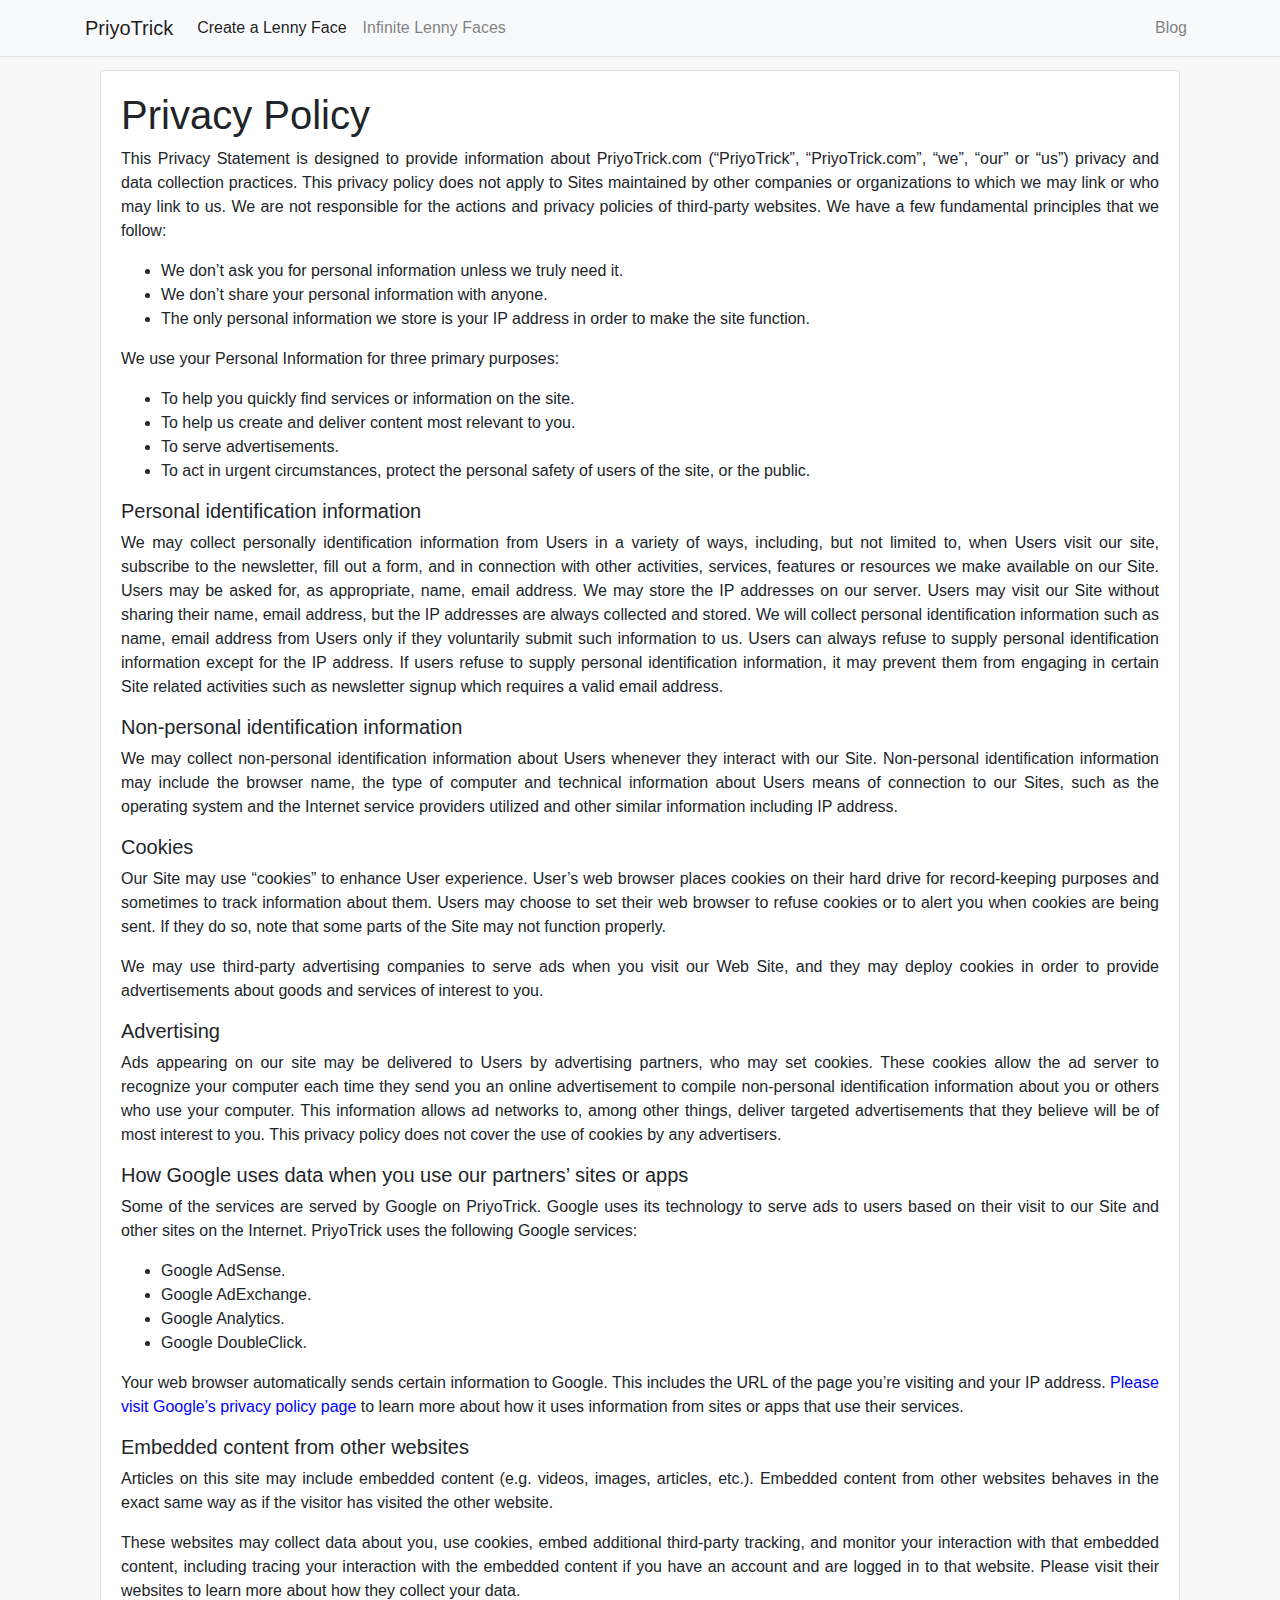
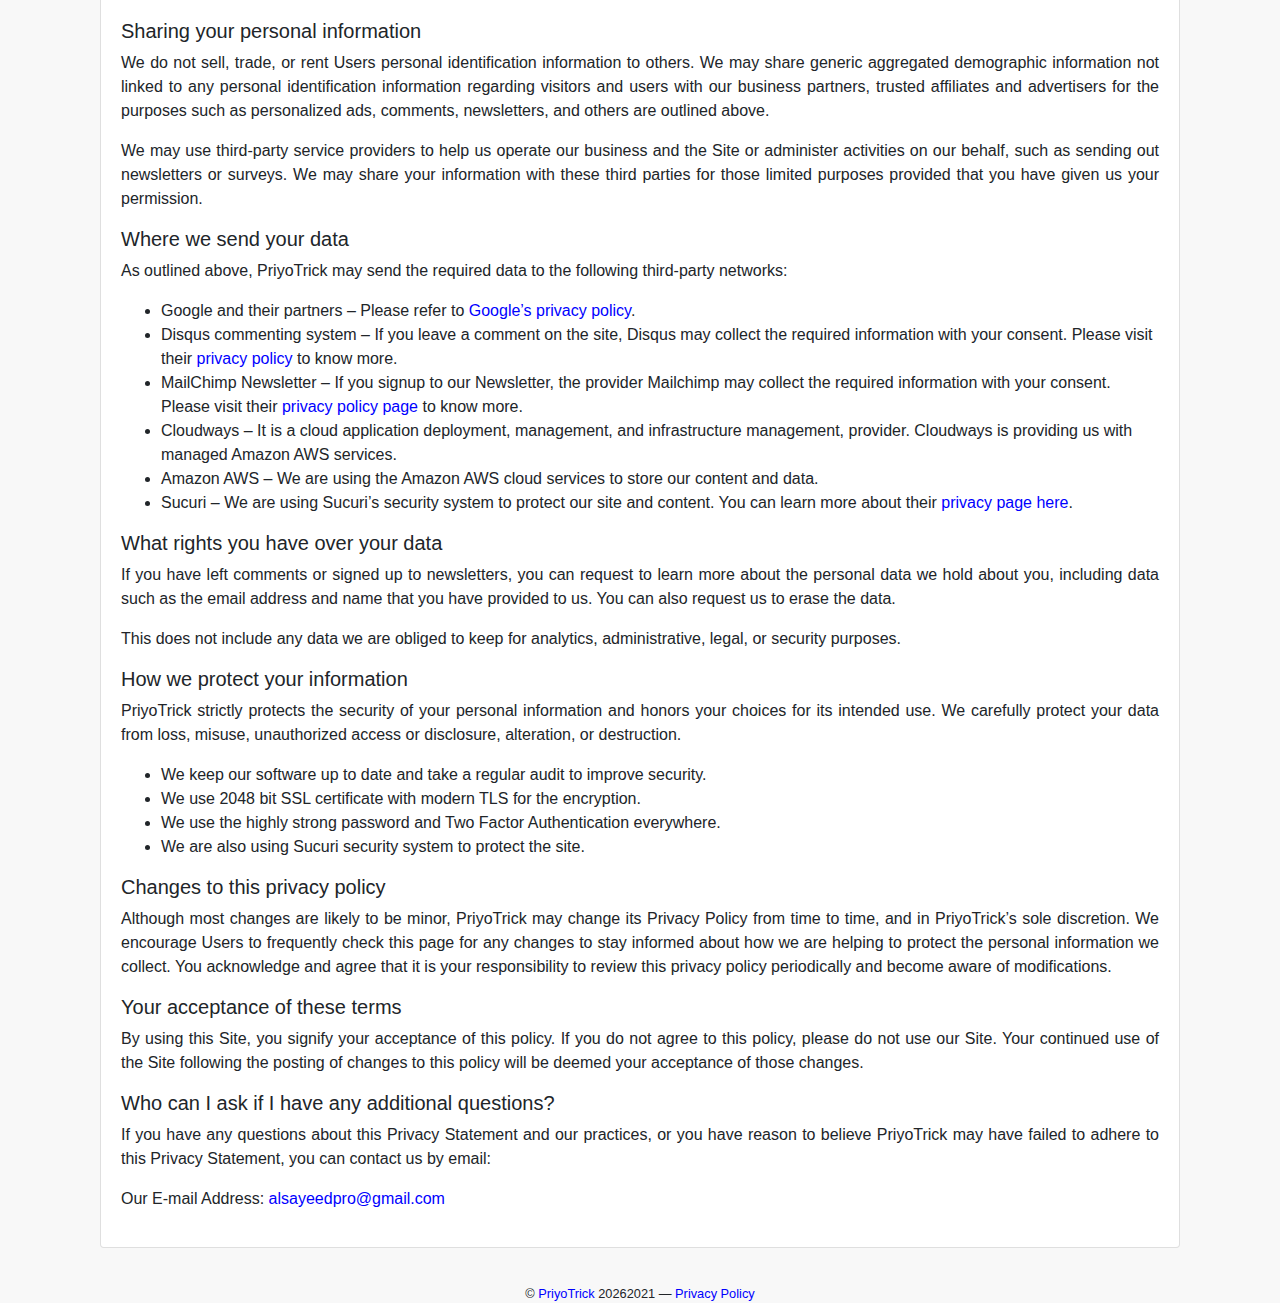
<file: privacy.html>
<html lang="en">
<head>
	<meta http-equiv="content-type" content="text/html;charset=utf-8">
	<meta name="viewport" content="width=device-width, initial-scale=1, shrink-to-fit=no">
	<title>Privacy Policy</title>
	<link rel="shortcut icon" type="image/x-icon" href="/favicon.ico">
	<link rel="stylesheet" type="text/css" href="css/app.css">
</head>
<body>
	<div class="container page-view">
		<nav class="navbar navbar-expand-md navbar-light fixed-top bg-light border-bottom">
			<div class="container">
				<a class="navbar-brand" href="/">
					PriyoTrick
				</a>
				<button class="navbar-toggler" type="button" data-toggle="collapse" data-target="#navbarCollapse" aria-controls="navbarCollapse" aria-expanded="false" aria-label="Toggle navigation">
					<span class="navbar-toggler-icon"></span>
				</button>
				<div class="collapse navbar-collapse" id="navbarCollapse">
					<ul class="navbar-nav mr-auto">
						<li class="nav-item nav-item-create active">
							<a class="nav-link" href="/">
								Create a Lenny Face
							</a>
						</li>
						<li class="nav-item nav-item-infinite">
							<a class="nav-link" href="infinite">
								Infinite Lenny Faces
							</a>
						</li>
					</ul>
					<ul class="navbar-nav navbar-right">
						<li class="nav-item dropdown">
							<a class="nav-link" href="https://www.priyotrick.com">
								Blog
							</a>
						</li>
					</ul>
				</div>
			</div>
		</nav>
		<div class="container page-view">
		<div class="card mb-3" style="margin-top: 70px; display: inline-block;" id="privacy">
			<div class="card-body">
				<h1>Privacy Policy</h1>
				<p style="text-align: justify;">This Privacy Statement is designed to provide information about PriyoTrick.com (“PriyoTrick”, “PriyoTrick.com”, “we”, “our” or “us”) privacy and data collection practices. This privacy policy does not apply to Sites maintained by other companies or organizations to which we may link or who may link to us. We are not responsible for the actions and privacy policies of third-party websites. We have a few fundamental principles that we follow: </p>
				<ul>
					<li>We don’t ask you for personal information unless we truly need it.</li>
					<li>We don’t share your personal information with anyone.</li>
					<li>The only personal information we store is your IP address in order to make the site function.</li>
				</ul>
				<p>We use your Personal Information for three primary purposes: </p>
				<ul>
					<li>To help you quickly find services or information on the site.</li>
					<li>To help us create and deliver content most relevant to you.</li>
					<li>To serve advertisements.</li>
					<li>To act in urgent circumstances, protect the personal safety of users of the site, or the public.</li>
				</ul>
				<h3 style="font-size: 20px;">Personal identification information</h3>
				<p style="text-align: justify;">We may collect personally identification information from Users in a variety of ways, including, but not limited to, when Users visit our site, subscribe to the newsletter, fill out a form, and in connection with other activities, services, features or resources we make available on our Site. Users may be asked for, as appropriate, name, email address. We may store the IP addresses on our server. Users may visit our Site without sharing their name, email address, but the IP addresses are always collected and stored. We will collect personal identification information such as name, email address from Users only if they voluntarily submit such information to us. Users can always refuse to supply personal identification information except for the IP address. If users refuse to supply personal identification information, it may prevent them from engaging in certain Site related activities such as newsletter signup which requires a valid email address.</p>
				<h3 style="font-size: 20px;">Non-personal identification information</h3>
				<p style="text-align: justify;">We may collect non-personal identification information about Users whenever they interact with our Site. Non-personal identification information may include the browser name, the type of computer and technical information about Users means of connection to our Sites, such as the operating system and the Internet service providers utilized and other similar information including IP address.</p>
				<h3 style="font-size: 20px;">Cookies</h3>
				<p style="text-align: justify;">Our Site may use “cookies” to enhance User experience. User’s web browser places cookies on their hard drive for record-keeping purposes and sometimes to track information about them. Users may choose to set their web browser to refuse cookies or to alert you when cookies are being sent. If they do so, note that some parts of the Site may not function properly.</p>
				<p style="text-align: justify;">We may use third-party advertising companies to serve ads when you visit our Web Site, and they may deploy cookies in order to provide advertisements about goods and services of interest to you.</p>
				<h3 style="font-size: 20px;">Advertising</h3>
				<p style="text-align: justify;">Ads appearing on our site may be delivered to Users by advertising partners, who may set cookies. These cookies allow the ad server to recognize your computer each time they send you an online advertisement to compile non-personal identification information about you or others who use your computer. This information allows ad networks to, among other things, deliver targeted advertisements that they believe will be of most interest to you. This privacy policy does not cover the use of cookies by any advertisers.</p>
				<h3 style="font-size: 20px;">How Google uses data when you use our partners’ sites or apps</h3>
				<p style="text-align: justify;">Some of the services are served by Google on PriyoTrick. Google uses its technology to serve ads to users based on their visit to our Site and other sites on the Internet. PriyoTrick uses the following Google services:</p>
				<ul>
					<li>Google AdSense.</li>
					<li>Google AdExchange.</li>
					<li>Google Analytics.</li>
					<li>Google DoubleClick.</li>
				</ul>
				<p style="text-align: justify;">Your web browser automatically sends certain information to Google. This includes the URL of the page you’re visiting and your IP address.&nbsp;<a style="color: blue;" href="https://www.google.com/policies/technologies/partner-sites/" target="_blank" rel="noopener">Please visit Google’s privacy policy page</a>&nbsp;to learn more about how it uses information from sites or apps that use their services.</p>
				<h3 style="font-size: 20px;">Embedded content from other websites</h3>
				<p style="text-align: justify;">Articles on this site may include embedded content (e.g. videos, images, articles, etc.). Embedded content from other websites behaves in the exact same way as if the visitor has visited the other website.</p>
				<p style="text-align: justify;">These websites may collect data about you, use cookies, embed additional third-party tracking, and monitor your interaction with that embedded content, including tracing your interaction with the embedded content if you have an account and are logged in to that website. Please visit their websites to learn more about how they collect your data.</p>
				<h3 style="font-size: 20px;">Sharing your personal information</h3>
				<p style="text-align: justify;">We do not sell, trade, or rent Users personal identification information to others. We may share generic aggregated demographic information not linked to any personal identification information regarding visitors and users with our business partners, trusted affiliates and advertisers for the purposes such as personalized ads, comments, newsletters, and others are outlined above.</p>
				<p style="text-align: justify;">We may use third-party service providers to help us operate our business and the Site or administer activities on our behalf, such as sending out newsletters or surveys. We may share your information with these third parties for those limited purposes provided that you have given us your permission.</p>
				<h3 style="font-size: 20px;">Where we send your data</h3>
				<p style="text-align: justify;">As outlined above, PriyoTrick may send the required data to the following third-party networks:</p>
				<ul>
					<li>Google and their partners – Please refer to <a style="color: blue;" href="https://www.google.com/policies/technologies/partner-sites/" target="_blank" rel="noopener">Google’s privacy policy</a>.</li>
					<li>Disqus commenting system – If you leave a comment on the site, Disqus may collect the required information with your consent. Please visit their <a style="color: blue;" href="https://help.disqus.com/terms-and-policies/disqus-privacy-policy" target="_blank" rel="nofollow noopener">privacy policy</a> to know more.</li>
					<li>MailChimp Newsletter – If you signup to our Newsletter, the provider Mailchimp may collect the required information with your consent. Please visit their <a style="color: blue;" href="https://mailchimp.com/legal/privacy/" target="_blank" rel="nofollow noopener">privacy policy page</a> to know more.</li>
					<li>Cloudways – It is a cloud application deployment, management, and infrastructure management, provider. Cloudways is providing us with managed Amazon AWS services.</li>
					<li>Amazon AWS – We are using the Amazon AWS cloud services to store our content and data.</li>
					<li>Sucuri – We are using Sucuri’s security system to protect our site and content. You can learn more about their <a style="color: blue;" href="https://sucuri.net/privacy" target="_blank" rel="nofollow 
					noopener">privacy page here</a>.</li>
				</ul>
				<h3 style="font-size: 20px;">What rights you have over your data</h3>
				<p style="text-align: justify;">If you have left comments or signed up to newsletters, you can request to learn more about the personal data we hold about you, including data such as the email address and name that you have provided to us. You can also request us to erase the data.</p>
				<p style="text-align: justify;">This does not include any data we are obliged to keep for analytics, administrative, legal, or security purposes.</p>
				<h3 style="font-size: 20px;">How we protect your information</h3>
				<p style="text-align: justify;">PriyoTrick strictly protects the security of your personal information and honors your choices for its intended use. We carefully protect your data from loss, misuse, unauthorized access or disclosure, alteration, or destruction.</p>
				<ul>
					<li>We keep our software up to date and take a regular audit to improve security.</li>
					<li>We use 2048 bit SSL certificate with modern TLS for the encryption.</li>
					<li>We use the highly strong password and Two Factor Authentication everywhere.</li>
					<li>We are also using Sucuri security system to protect the site.</li>
				</ul>
				<h3 style="font-size: 20px;">Changes to this privacy policy</h3>
				<p style="text-align: justify;">Although most changes are likely to be minor, PriyoTrick may change its Privacy Policy from time to time, and in PriyoTrick’s sole discretion. We encourage Users to frequently check this page for any changes to stay informed about how we are helping to protect the personal information we collect. You acknowledge and agree that it is your responsibility to review this privacy policy periodically and become aware of modifications.</p>
				<h3 style="font-size: 20px;">Your acceptance of these terms</h3>
				<p style="text-align: justify;">By using this Site, you signify your acceptance of this policy. If you do not agree to this policy, please do not use our Site. Your continued use of the Site following the posting of changes to this policy will be deemed your acceptance of those changes.</p>
				<h3 style="font-size: 20px;">Who can I ask if I have any additional questions?</h3>
				<p style="text-align: justify;">If you have any questions about this Privacy Statement and our practices, or you have reason to believe PriyoTrick may have failed to adhere to this Privacy Statement, you can contact us by email:</p>
				<p>Our E-mail Address: <a style="color: blue;" href="mailto:alsayeedpro@gmail.com">alsayeedpro@gmail.com</a></p>
			</div>
		</div>
		<div class="page-footer text-center">
			<small>
				© <a target="_blank" style="color: blue;" href="https://www.priyotrick.com">PriyoTrick</a> <script>document.write(new Date().getFullYear())</script>2021
				— <a style="color: blue;" href="/privacy.html">Privacy Policy</a>
			</small>
		</div>
	</div>
	<script type="text/javascript" src="https://code.jquery.com/jquery-3.4.1.min.js"></script>
	<script type="text/javascript" src="https://stackpath.bootstrapcdn.com/bootstrap/4.4.1/js/bootstrap.min.js"></script>
	<script async src="https://www.googletagmanager.com/gtag/js?id=G-JRYCGF34RR"></script>
	<script>
	  window.dataLayer = window.dataLayer || [];
	  function gtag(){dataLayer.push(arguments);}
	  gtag('js', new Date());
	  gtag('config', 'G-JRYCGF34RR');
	</script>
</body>
</html>
</file>
